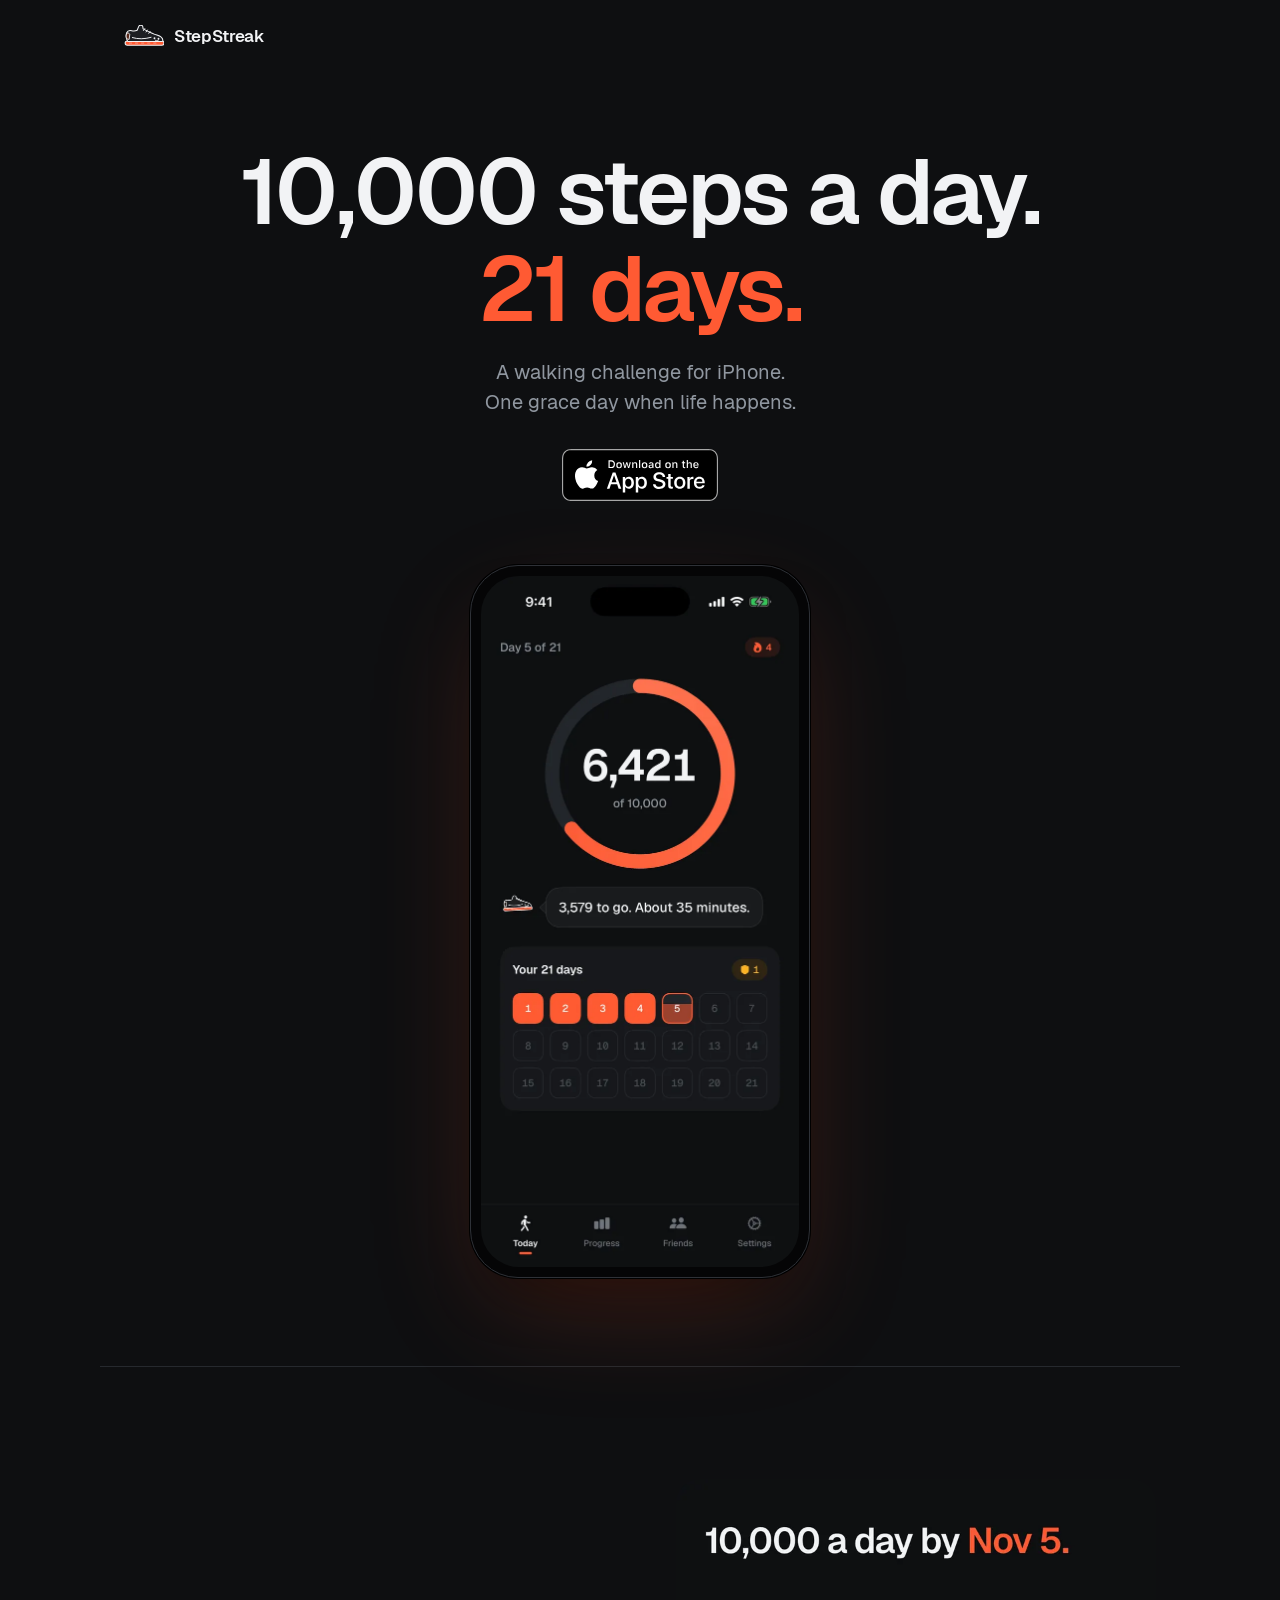
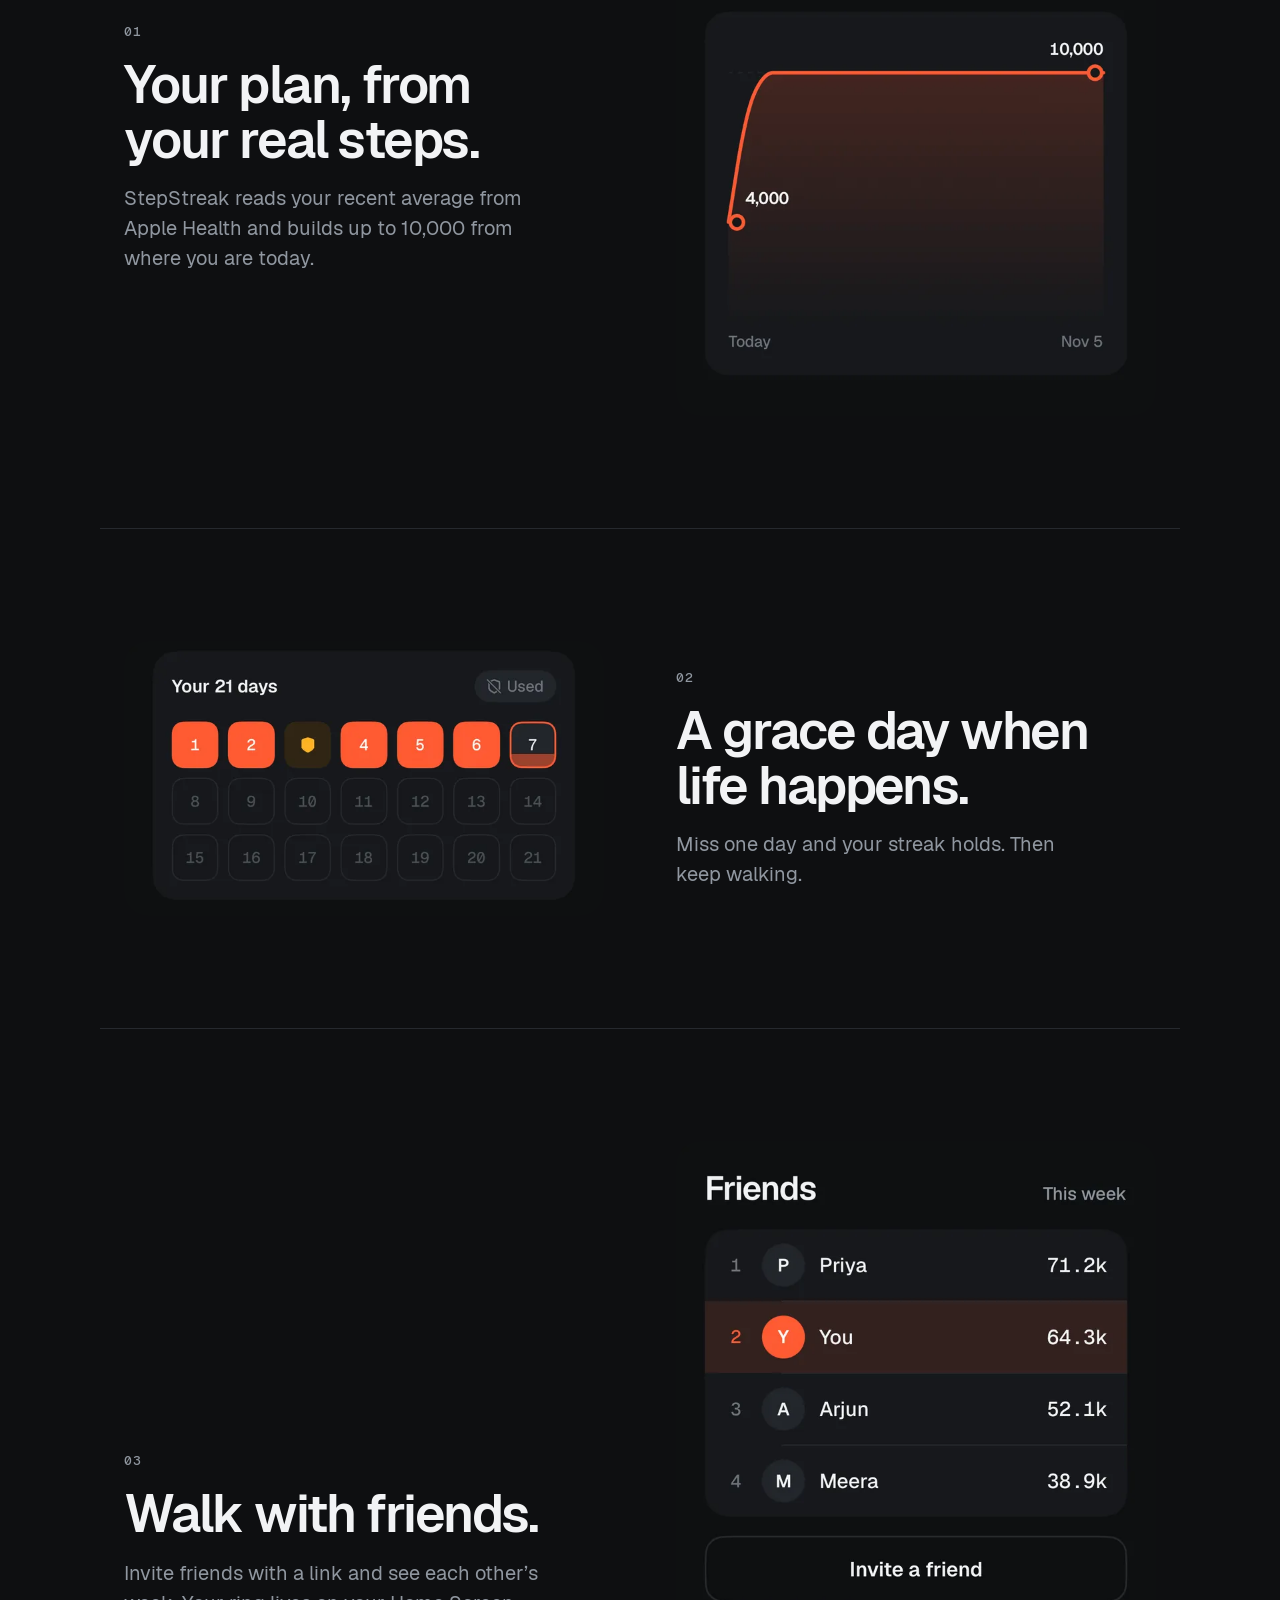
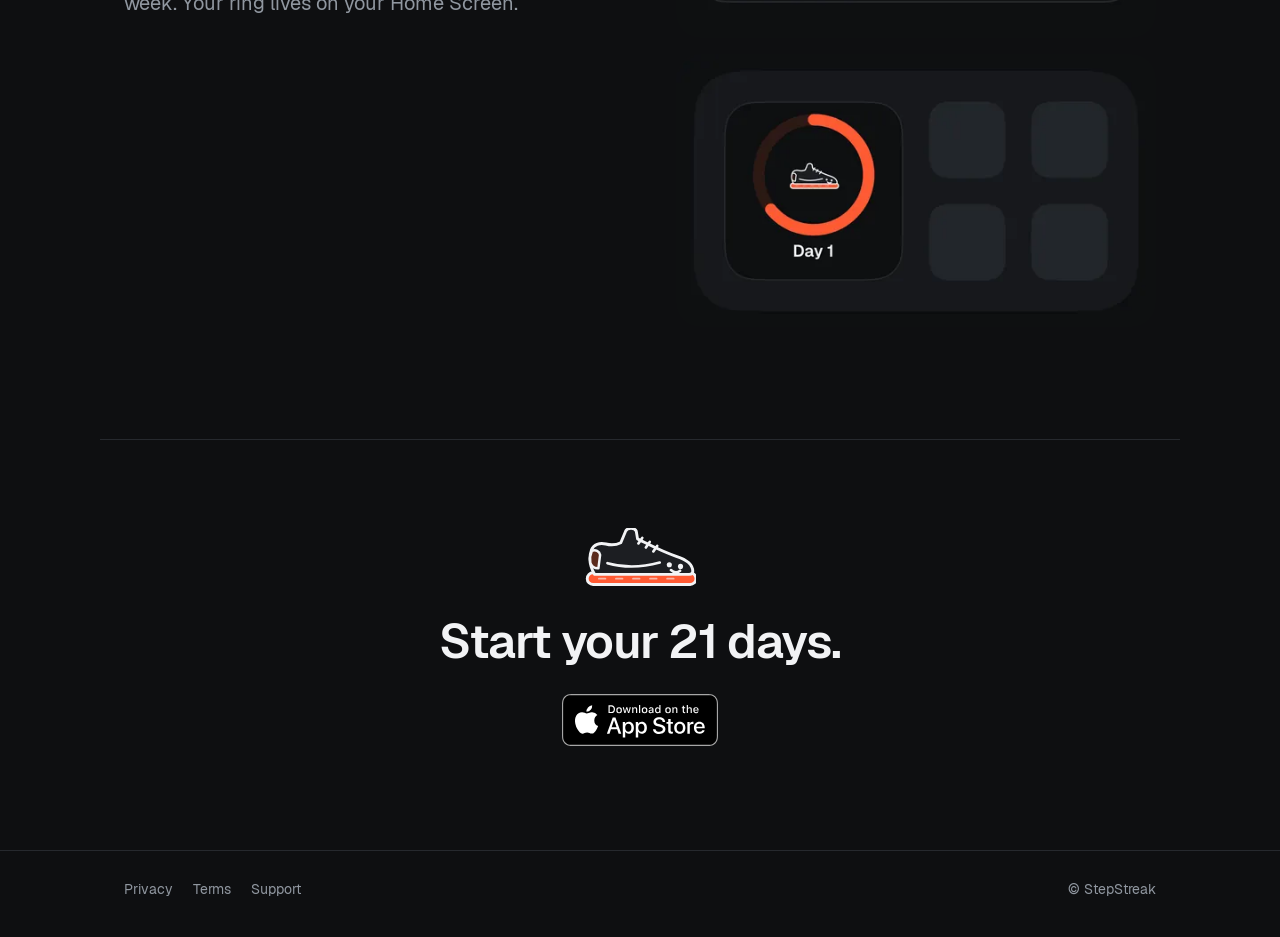
<file: index.html>
<!DOCTYPE html>
<html lang="en">
<head>
<meta charset="utf-8">
<meta name="viewport" content="width=device-width,initial-scale=1">
<title>StepStreak — 10,000 steps a day. 21 days.</title>
<meta name="description" content="StepStreak is a 21-day walking challenge for iPhone: 10,000 steps a day, a plan built from your real steps, one grace day, and friends to walk with.">
<meta name="theme-color" content="#0E0F11">
<meta name="apple-itunes-app" content="app-id=6762073260">
<link rel="canonical" href="https://stepsstreak.com/">
<meta property="og:type" content="website">
<meta property="og:url" content="https://stepsstreak.com/">
<meta property="og:title" content="StepStreak — 10,000 steps a day. 21 days.">
<meta property="og:description" content="A 21-day walking challenge for iPhone. One grace day when life happens.">
<meta property="og:image" content="https://stepsstreak.com/assets/og.jpg">
<meta property="og:image:width" content="1200">
<meta property="og:image:height" content="630">
<meta name="twitter:card" content="summary_large_image">
<link rel="icon" href="/assets/favicon-64.png" type="image/png">
<link rel="apple-touch-icon" href="/assets/icon-180.png">
<link rel="preload" href="/assets/fonts/Geist-SemiBold.woff2" as="font" type="font/woff2" crossorigin>
<link rel="preload" href="/assets/img/home.webp" as="image" type="image/webp">
<link rel="stylesheet" href="/assets/site.css">
</head>
<body>
<svg width="0" height="0" style="position:absolute" aria-hidden="true">
  <symbol id="sneaker" viewBox="10 14 105 56">
    <g stroke="#F2F3F5" stroke-linecap="round" stroke-linejoin="round">
      <rect x="13" y="56" width="102" height="11" rx="5.5" fill="#FF5A33" stroke-width="2.7"/>
      <path d="M20 57.5C15.5 50 14.5 41.5 17 34.5c2-5 7.5-7 13.5-5.5 4.5 1.2 9.5 1 14-1.2L49 17c1.6-3.4 8.4-3.6 10 0l1.2 7.2C72 30 84 36.5 96.5 40.5c9.5 3 15.5 7.8 15.5 14 0 2-1.3 3-3.3 3z" fill="#1C1E22" stroke-width="2.7"/>
      <path d="M17.3 35.5c3.4-1.6 7.3.2 7.8 3.7l-1.6 12.6c-3.5.2-6.7-1.8-7.6-5.3-.6-3.7-.2-7.5 1.4-11z" fill="#5A2A1C" stroke-width="2.3"/>
      <path d="M61 28.5l3.6-5.2M68 32.3l3.6-5.2M75 36l3.6-5.2M32 47c15 4.3 31 4.3 49-.6M91.5 53.5c2.6 2.3 6 2.6 8.6.6" fill="none" stroke-width="2.5"/>
      <circle cx="90" cy="48.5" r="2.4" fill="#F2F3F5" stroke="none"/>
      <circle cx="100.5" cy="50" r="2.4" fill="#F2F3F5" stroke="none"/>
      <path d="M24 61.5h6M40 61.5h6M56 61.5h6M72 61.5h6M88 61.5h6" fill="none" stroke-width="1.8" stroke-opacity=".6"/>
    </g>
  </symbol>
</svg>
<a class="skip" href="#main">Skip to content</a>

<header class="wrap top">
  <a class="brand" href="/" aria-label="StepStreak home">
    <svg viewBox="0 0 105 56" aria-hidden="true"><use href="#sneaker"/></svg>
    StepStreak
  </a>
</header>

<main id="main">
  <section class="wrap hero">
    <div class="hero-copy">
      <h1><span class="nowrap">10,000 steps</span> <span class="nowrap">a day.</span><br><span class="accent">21 days.</span></h1>
      <p class="lead">A walking challenge for iPhone. One grace day when life happens.</p>
      <a class="badge" href="https://apps.apple.com/app/id6762073260">
        <img src="/assets/app-store-badge.svg" width="156" height="52" alt="Download on the App Store">
      </a>
    </div>
    <div class="phone">
      <picture>
        <source srcset="/assets/img/home.webp" type="image/webp">
        <img src="/assets/img/home.jpg" width="640" height="1391" alt="StepStreak Today screen: day 5 of 21, 6,421 of 10,000 steps, and the 21-day grid.">
      </picture>
    </div>
  </section>

  <section class="wrap feature" aria-labelledby="f1">
    <div class="copy">
      <p class="n">01</p>
      <h2 id="f1">Your plan, from your real steps.</h2>
      <p class="lead">StepStreak reads your recent average from Apple Health and builds up to 10,000 from where you are today.</p>
    </div>
    <div class="shot">
      <picture>
        <source srcset="/assets/img/plan.webp" type="image/webp">
        <img src="/assets/img/plan.jpg" width="720" height="806" loading="lazy" decoding="async" alt="Plan screen: 10,000 a day by Nov 5, rising from 4,000 today.">
      </picture>
    </div>
  </section>

  <section class="wrap feature flip" aria-labelledby="f2">
    <div class="copy">
      <p class="n">02</p>
      <h2 id="f2">A grace day when life happens.</h2>
      <p class="lead">Miss one day and your streak holds. Then keep walking.</p>
    </div>
    <div class="shot">
      <picture>
        <source srcset="/assets/img/grace.webp" type="image/webp">
        <img src="/assets/img/grace.jpg" width="720" height="412" loading="lazy" decoding="async" alt="The 21-day grid with day 3 covered by the grace day.">
      </picture>
    </div>
  </section>

  <section class="wrap feature" aria-labelledby="f3">
    <div class="copy">
      <p class="n">03</p>
      <h2 id="f3">Walk with friends.</h2>
      <p class="lead">Invite friends with a link and see each other’s week. Your ring lives on your Home Screen.</p>
    </div>
    <div class="stack">
      <div class="shot">
        <picture>
          <source srcset="/assets/img/friends.webp" type="image/webp">
          <img src="/assets/img/friends.jpg" width="720" height="746" loading="lazy" decoding="async" alt="Friends tab: this week's leaderboard.">
        </picture>
      </div>
      <div class="shot">
        <picture>
          <source srcset="/assets/img/widget.webp" type="image/webp">
          <img src="/assets/img/widget.jpg" width="540" height="307" loading="lazy" decoding="async" alt="StepStreak Home Screen widget showing the day's ring.">
        </picture>
      </div>
    </div>
  </section>

  <section class="wrap cta" aria-labelledby="go">
    <svg viewBox="0 0 105 56" aria-hidden="true"><use href="#sneaker"/></svg>
    <h2 id="go">Start your 21 days.</h2>
    <a class="badge" href="https://apps.apple.com/app/id6762073260">
      <img src="/assets/app-store-badge.svg" width="156" height="52" loading="lazy" alt="Download on the App Store">
    </a>
  </section>
</main>

<footer class="foot">
  <div class="wrap">
    <nav aria-label="Legal"><a href="/privacy">Privacy</a><a href="/terms">Terms</a><a href="/support">Support</a></nav>
    <span>© StepStreak</span>
  </div>
</footer>
</body>
</html>
</file>
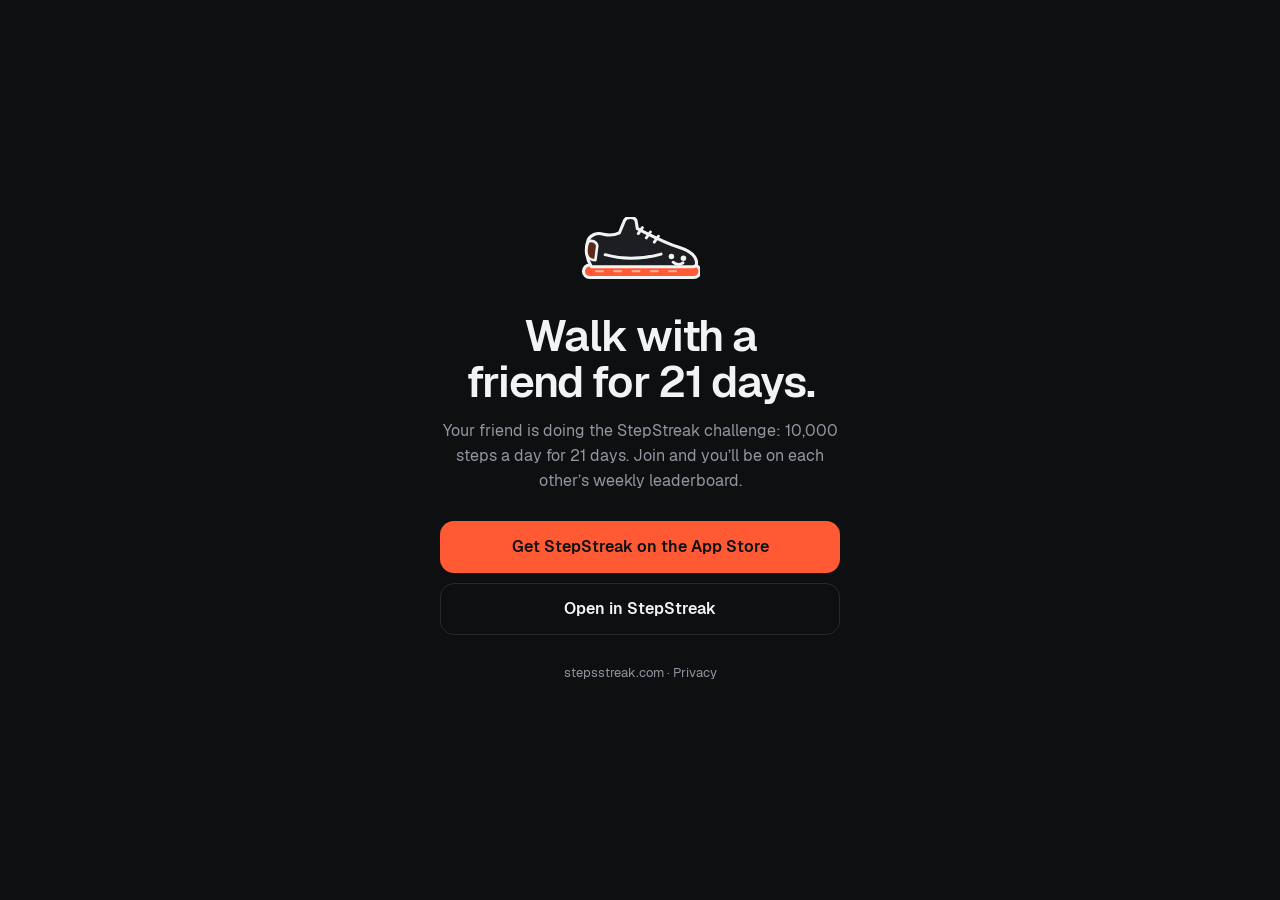
<file: i/index.html>
<!DOCTYPE html>
<html lang="en">
<head>
<meta charset="utf-8">
<meta name="viewport" content="width=device-width,initial-scale=1">
<title>You're invited to StepStreak</title>
<meta name="description" content="A friend invited you to walk 10,000 steps a day for 21 days on StepStreak.">
<meta name="theme-color" content="#0E0F11">
<meta property="og:title" content="Walk with me on StepStreak">
<meta property="og:description" content="10,000 steps a day for 21 days. Join my leaderboard.">
<meta property="og:type" content="website">
<meta property="og:image" content="https://stepsstreak.com/assets/og.jpg">
<meta property="og:image:width" content="1200">
<meta property="og:image:height" content="630">
<meta name="twitter:card" content="summary_large_image">
<meta name="apple-itunes-app" content="app-id=6762073260">
<link rel="icon" href="/assets/favicon-64.png" type="image/png">
<link rel="apple-touch-icon" href="/assets/icon-180.png">
<link rel="stylesheet" href="/assets/site.css">
<style>
  /* Fallback page for https://stepsstreak.com/i/<code> when the app isn't
     installed (or universal links are bypassed). GitHub Pages serves 404.html
     (a copy of this page) for /i/<code>; i/index.html covers /i/. */
  body{align-items:center;justify-content:center;padding:32px 20px}
  .invite{width:100%;max-width:400px;text-align:center}
  .invite svg{width:120px;margin:0 auto 32px}
  .invite h1{font-size:clamp(34px,9vw,44px);margin-bottom:14px}
  .invite p{color:var(--muted);font-size:16px;line-height:1.55}
  .code{display:inline-block;margin:28px 0 8px;padding:12px 20px;border-radius:14px;background:var(--surface);border:1px solid var(--line);
         font-family:var(--mono);font-weight:500;font-size:24px;letter-spacing:.14em;color:var(--accent)}
  .code[hidden],.hint[hidden]{display:none}
  .hint{font-size:14px!important;margin-bottom:8px}
  .actions{margin-top:28px;display:grid;gap:10px}
  .btn{width:100%;margin:0}
  .btn-ghost{background:transparent;color:var(--ink);border:1px solid var(--line)}
  .small{margin-top:28px;font-size:13px!important}
  .small a{color:var(--muted);text-decoration:none}
</style>
</head>
<body>
<svg width="0" height="0" style="position:absolute" aria-hidden="true">
  <symbol id="sneaker" viewBox="10 14 105 56">
    <g stroke="#F2F3F5" stroke-linecap="round" stroke-linejoin="round">
      <rect x="13" y="56" width="102" height="11" rx="5.5" fill="#FF5A33" stroke-width="2.7"/>
      <path d="M20 57.5C15.5 50 14.5 41.5 17 34.5c2-5 7.5-7 13.5-5.5 4.5 1.2 9.5 1 14-1.2L49 17c1.6-3.4 8.4-3.6 10 0l1.2 7.2C72 30 84 36.5 96.5 40.5c9.5 3 15.5 7.8 15.5 14 0 2-1.3 3-3.3 3z" fill="#1C1E22" stroke-width="2.7"/>
      <path d="M17.3 35.5c3.4-1.6 7.3.2 7.8 3.7l-1.6 12.6c-3.5.2-6.7-1.8-7.6-5.3-.6-3.7-.2-7.5 1.4-11z" fill="#5A2A1C" stroke-width="2.3"/>
      <path d="M61 28.5l3.6-5.2M68 32.3l3.6-5.2M75 36l3.6-5.2M32 47c15 4.3 31 4.3 49-.6M91.5 53.5c2.6 2.3 6 2.6 8.6.6" fill="none" stroke-width="2.5"/>
      <circle cx="90" cy="48.5" r="2.4" fill="#F2F3F5" stroke="none"/>
      <circle cx="100.5" cy="50" r="2.4" fill="#F2F3F5" stroke="none"/>
      <path d="M24 61.5h6M40 61.5h6M56 61.5h6M72 61.5h6M88 61.5h6" fill="none" stroke-width="1.8" stroke-opacity=".6"/>
    </g>
  </symbol>
</svg>
  <main class="invite">
    <svg viewBox="0 0 105 56" aria-hidden="true"><use href="#sneaker"/></svg>
    <h1>Walk with a friend for 21 days.</h1>
    <p>Your friend is doing the StepStreak challenge: 10,000 steps a day for 21 days. Join and you’ll be on each other’s weekly leaderboard.</p>

    <div class="code" id="code" hidden></div>
    <p class="hint" id="hint" hidden>Already installed? Tap “Open in StepStreak”. New to the app? Install it, then tap this link again, or enter the code in the Friends tab.</p>

    <div class="actions">
      <a class="btn" href="https://apps.apple.com/app/id6762073260">Get StepStreak on the App Store</a>
      <a class="btn btn-ghost" id="open" href="stepstreak://i/">Open in StepStreak</a>
    </div>

    <p class="small"><a href="/">stepsstreak.com</a> · <a href="/privacy">Privacy</a></p>
  </main>
<script>
  (function () {
    var m = location.pathname.match(/\/i\/([A-Za-z0-9]{4,16})\/?$/);
    if (!m) return;
    var code = m[1].toUpperCase();
    var el = document.getElementById('code');
    el.textContent = code; el.hidden = false;
    document.getElementById('hint').hidden = false;
    document.getElementById('open').href = 'stepstreak://i/' + code;
  })();
</script>
</body>
</html>
</file>
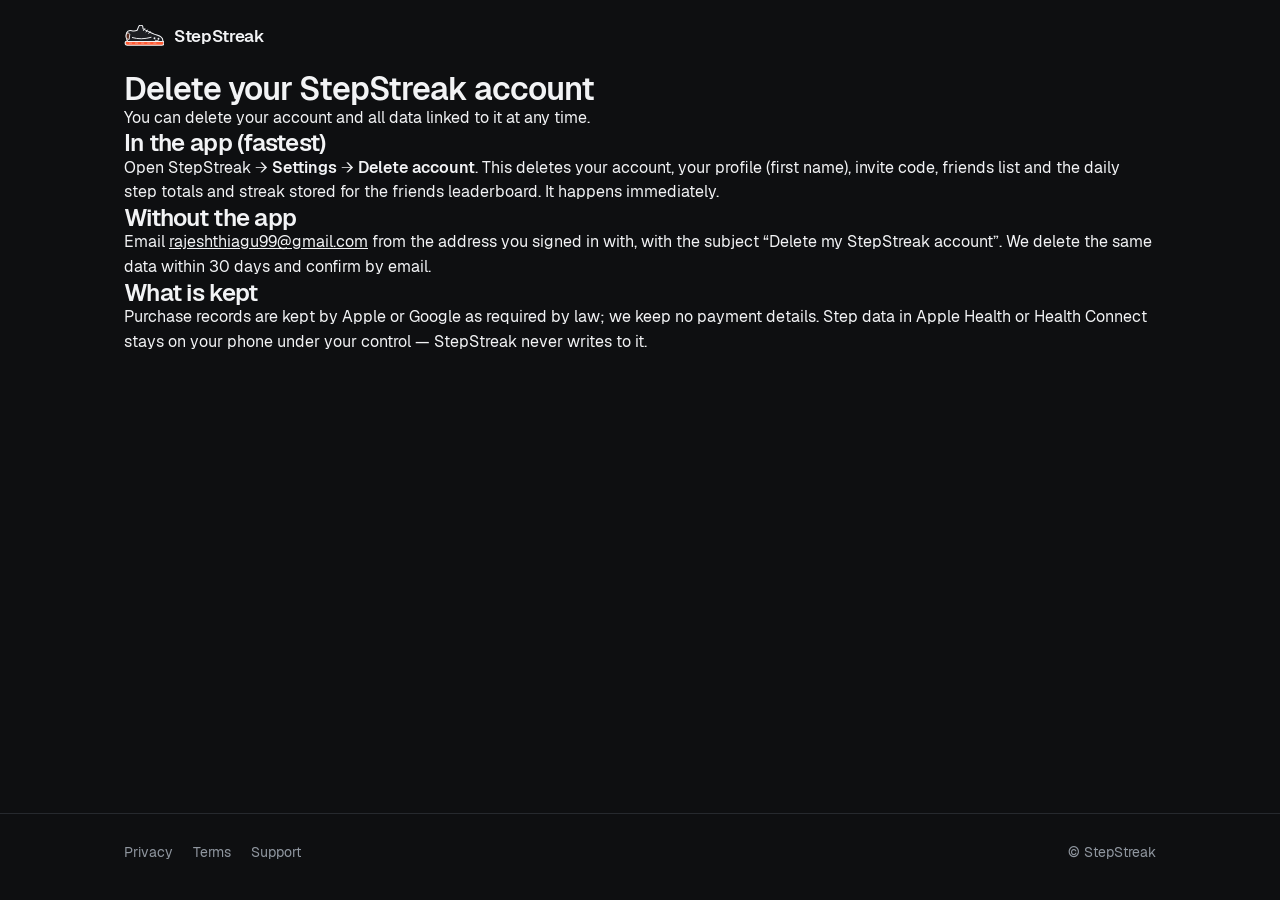
<file: delete.html>
<!DOCTYPE html>
<html lang="en">
<head>
<meta charset="utf-8">
<meta name="viewport" content="width=device-width,initial-scale=1">
<title>Delete your account — StepStreak</title>
<meta name="description" content="How to delete your StepStreak account and data.">
<meta name="theme-color" content="#0E0F11">
<meta name="apple-itunes-app" content="app-id=6762073260">
<link rel="canonical" href="https://stepsstreak.com/delete">
<meta property="og:type" content="website">
<meta property="og:title" content="Delete your account — StepStreak">
<meta property="og:description" content="How to delete your StepStreak account and data.">
<meta property="og:image" content="https://stepsstreak.com/assets/og.jpg">
<meta name="twitter:card" content="summary_large_image">
<link rel="icon" href="/assets/favicon-64.png" type="image/png">
<link rel="apple-touch-icon" href="/assets/icon-180.png">
<link rel="preload" href="/assets/fonts/Geist-SemiBold.woff2" as="font" type="font/woff2" crossorigin>
<link rel="stylesheet" href="/assets/site.css">
</head>
<body>
<svg width="0" height="0" style="position:absolute" aria-hidden="true">
  <symbol id="sneaker" viewBox="10 14 105 56">
    <g stroke="#F2F3F5" stroke-linecap="round" stroke-linejoin="round">
      <rect x="13" y="56" width="102" height="11" rx="5.5" fill="#FF5A33" stroke-width="2.7"/>
      <path d="M20 57.5C15.5 50 14.5 41.5 17 34.5c2-5 7.5-7 13.5-5.5 4.5 1.2 9.5 1 14-1.2L49 17c1.6-3.4 8.4-3.6 10 0l1.2 7.2C72 30 84 36.5 96.5 40.5c9.5 3 15.5 7.8 15.5 14 0 2-1.3 3-3.3 3z" fill="#1C1E22" stroke-width="2.7"/>
      <path d="M17.3 35.5c3.4-1.6 7.3.2 7.8 3.7l-1.6 12.6c-3.5.2-6.7-1.8-7.6-5.3-.6-3.7-.2-7.5 1.4-11z" fill="#5A2A1C" stroke-width="2.3"/>
      <path d="M61 28.5l3.6-5.2M68 32.3l3.6-5.2M75 36l3.6-5.2M32 47c15 4.3 31 4.3 49-.6M91.5 53.5c2.6 2.3 6 2.6 8.6.6" fill="none" stroke-width="2.5"/>
      <circle cx="90" cy="48.5" r="2.4" fill="#F2F3F5" stroke="none"/>
      <circle cx="100.5" cy="50" r="2.4" fill="#F2F3F5" stroke="none"/>
      <path d="M24 61.5h6M40 61.5h6M56 61.5h6M72 61.5h6M88 61.5h6" fill="none" stroke-width="1.8" stroke-opacity=".6"/>
    </g>
  </symbol>
</svg>
<a class="skip" href="#main">Skip to content</a>

<header class="wrap top">
  <a class="brand" href="/" aria-label="StepStreak home">
    <svg viewBox="0 0 105 56" aria-hidden="true"><use href="#sneaker"/></svg>
    StepStreak
  </a>
</header>
<main class="wrap legal">
<h1>Delete your StepStreak account</h1>
<p>You can delete your account and all data linked to it at any time.</p>
<h2>In the app (fastest)</h2>
<p>Open StepStreak → <strong>Settings</strong> → <strong>Delete account</strong>. This deletes your account, your profile (first name), invite code, friends list and the daily step totals and streak stored for the friends leaderboard. It happens immediately.</p>
<h2>Without the app</h2>
<p>Email <a href="mailto:rajeshthiagu99@gmail.com?subject=Delete%20my%20StepStreak%20account">rajeshthiagu99@gmail.com</a> from the address you signed in with, with the subject “Delete my StepStreak account”. We delete the same data within 30 days and confirm by email.</p>
<h2>What is kept</h2>
<p>Purchase records are kept by Apple or Google as required by law; we keep no payment details. Step data in Apple Health or Health Connect stays on your phone under your control — StepStreak never writes to it.</p>
</main>

<footer class="foot">
  <div class="wrap">
    <nav aria-label="Legal"><a href="/privacy">Privacy</a><a href="/terms">Terms</a><a href="/support">Support</a></nav>
    <span>© StepStreak</span>
  </div>
</footer>
</body>
</html>
</file>
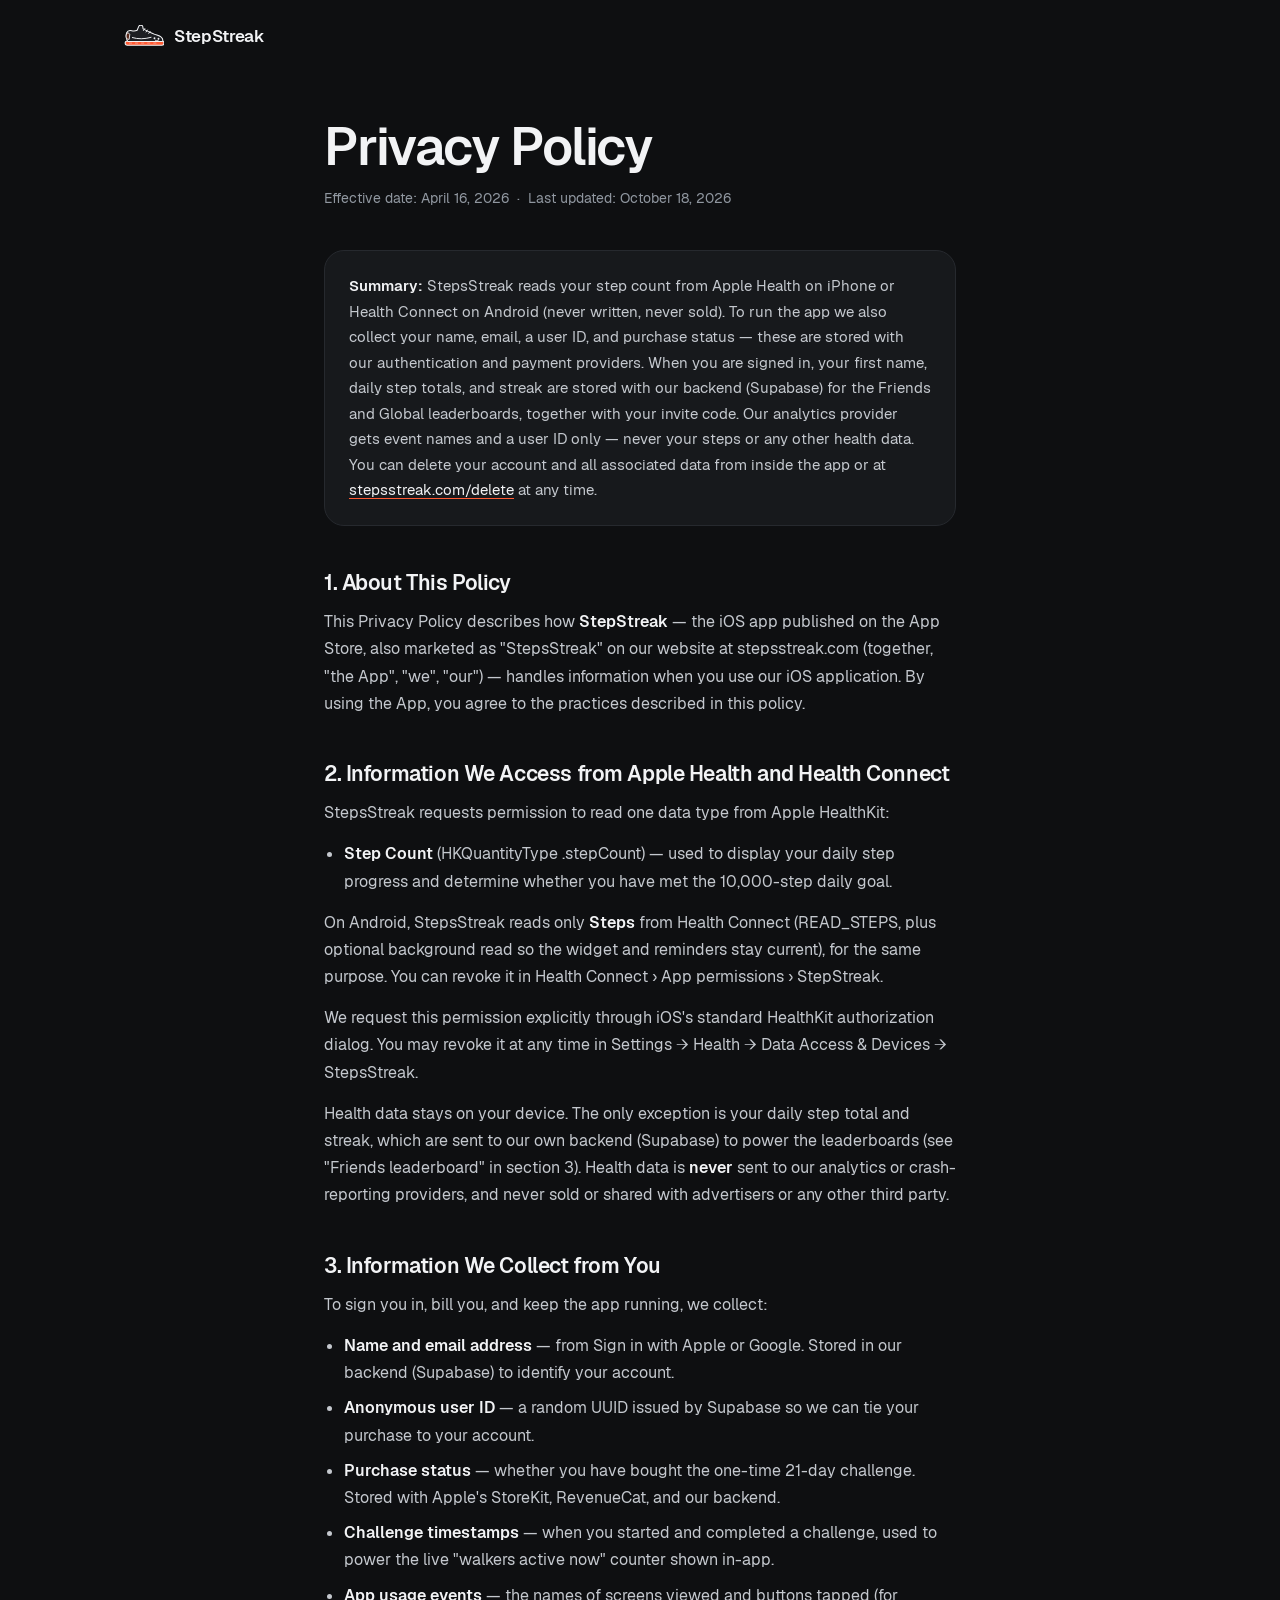
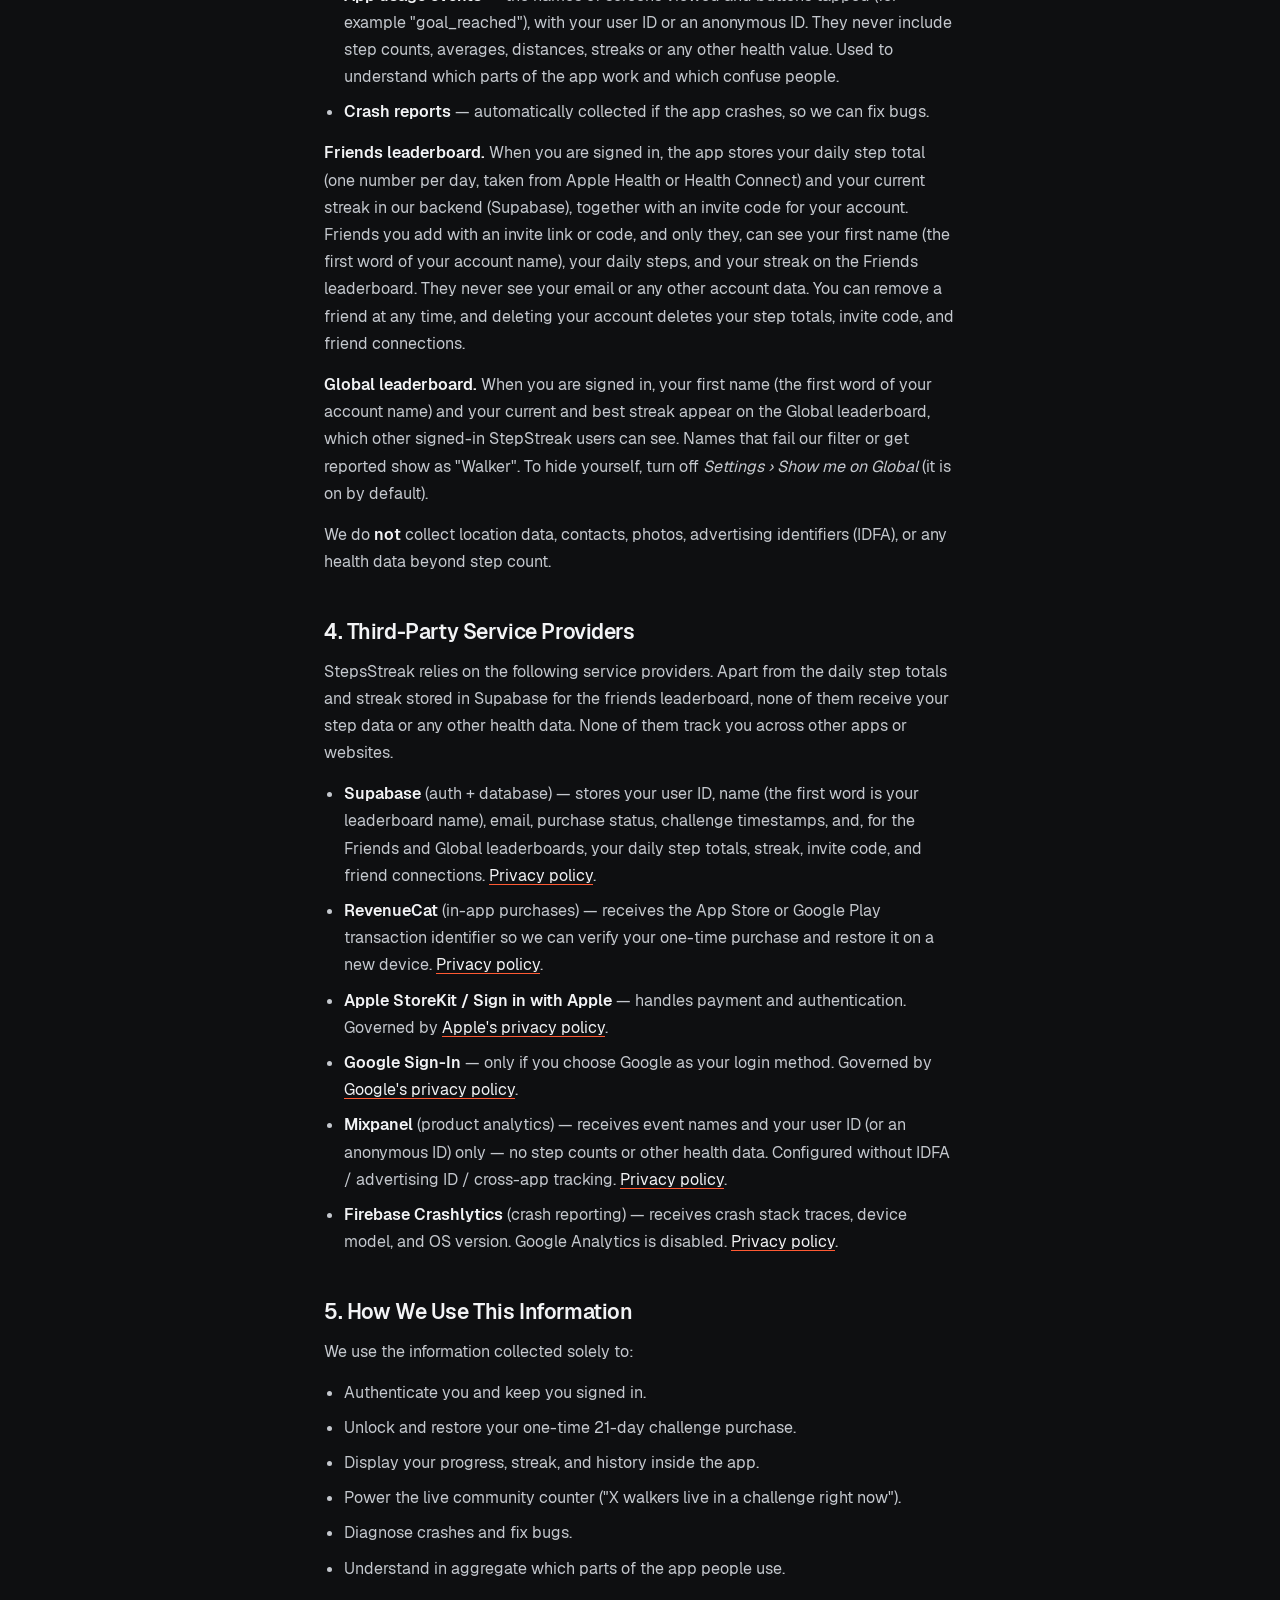
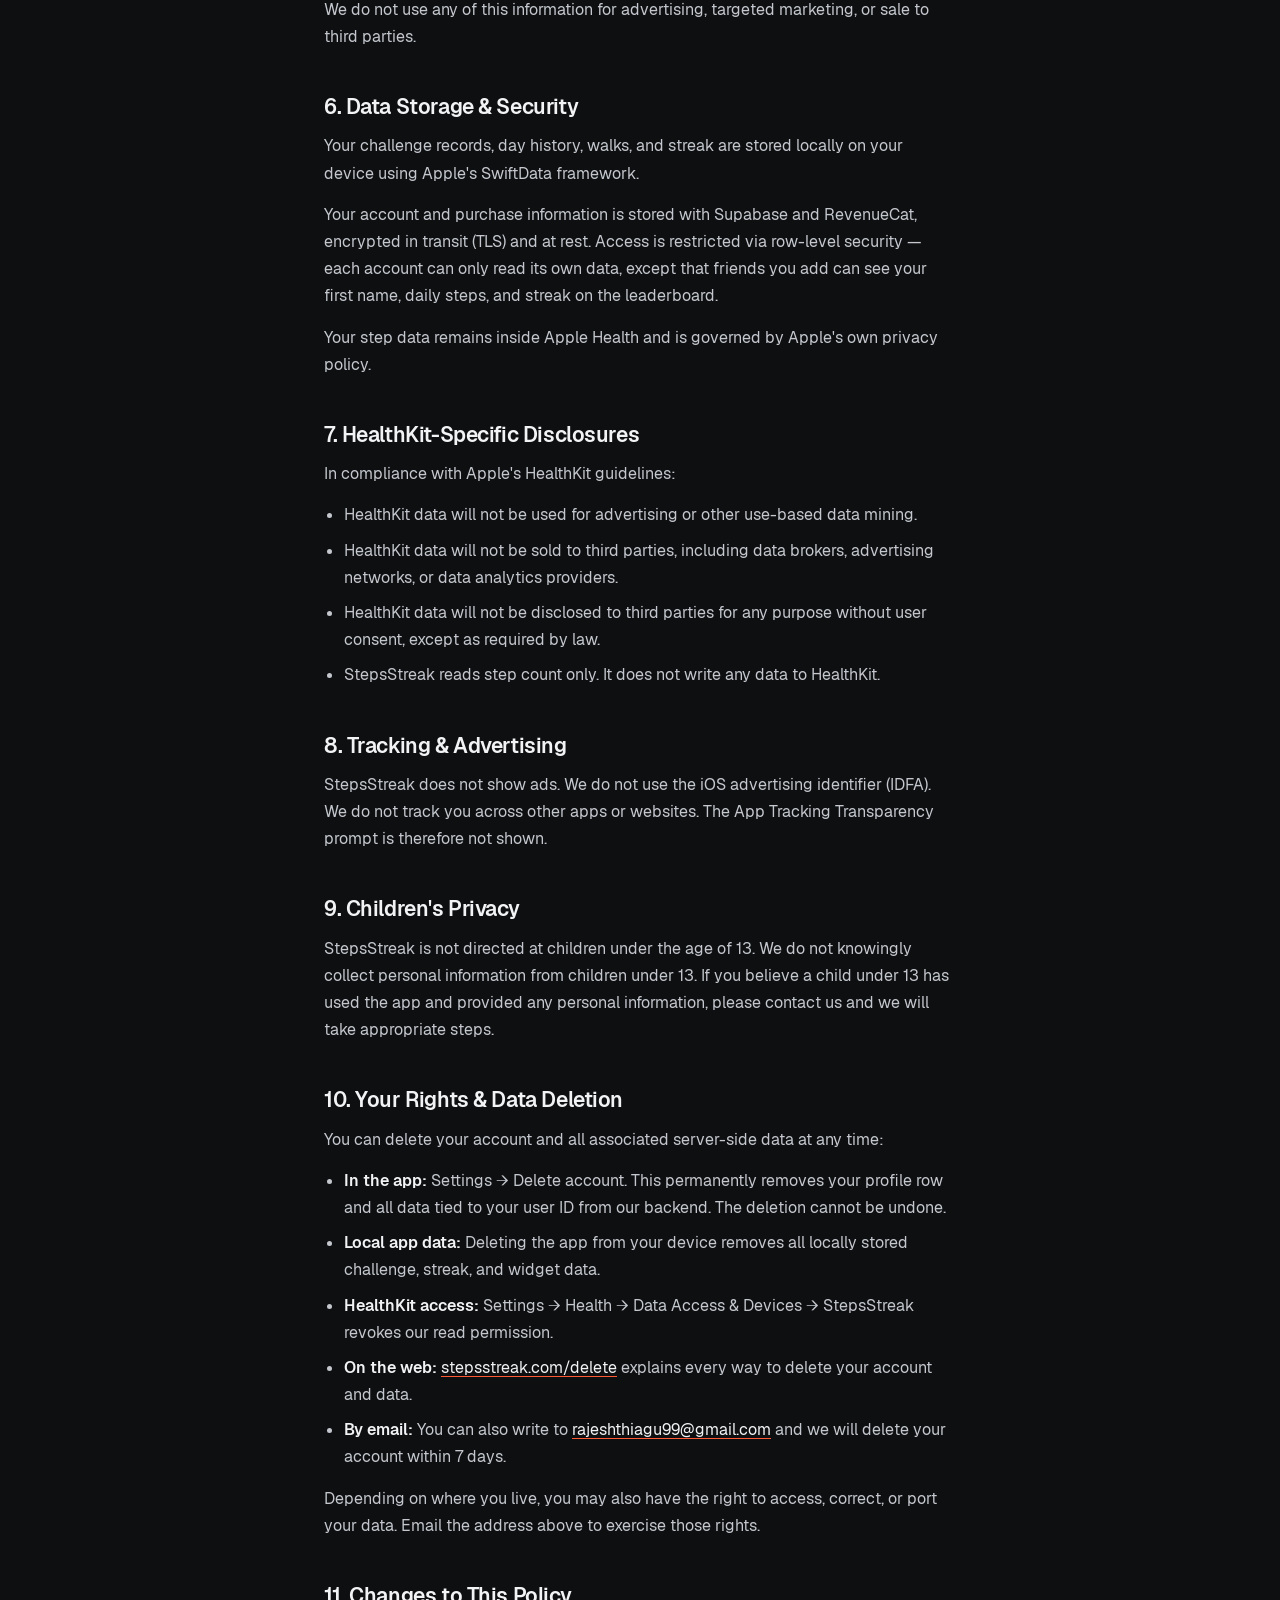
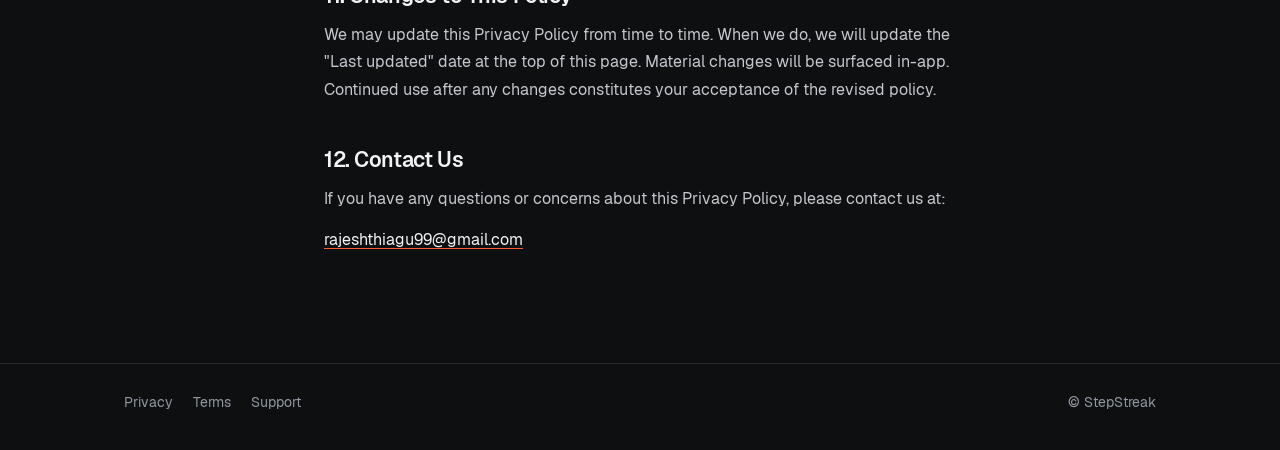
<file: privacy.html>
<!DOCTYPE html>
<html lang="en">
<head>
<meta charset="utf-8">
<meta name="viewport" content="width=device-width,initial-scale=1">
<title>Privacy Policy — StepStreak</title>
<meta name="description" content="Privacy Policy for the StepStreak iOS app.">
<meta name="theme-color" content="#0E0F11">
<meta name="apple-itunes-app" content="app-id=6762073260">
<link rel="canonical" href="https://stepsstreak.com/privacy">
<meta property="og:type" content="website">
<meta property="og:title" content="Privacy Policy — StepStreak">
<meta property="og:description" content="Privacy Policy for the StepStreak iOS app.">
<meta property="og:image" content="https://stepsstreak.com/assets/og.jpg">
<meta name="twitter:card" content="summary_large_image">
<link rel="icon" href="/assets/favicon-64.png" type="image/png">
<link rel="apple-touch-icon" href="/assets/icon-180.png">
<link rel="preload" href="/assets/fonts/Geist-SemiBold.woff2" as="font" type="font/woff2" crossorigin>
<link rel="stylesheet" href="/assets/site.css">
</head>
<body>
<svg width="0" height="0" style="position:absolute" aria-hidden="true">
  <symbol id="sneaker" viewBox="10 14 105 56">
    <g stroke="#F2F3F5" stroke-linecap="round" stroke-linejoin="round">
      <rect x="13" y="56" width="102" height="11" rx="5.5" fill="#FF5A33" stroke-width="2.7"/>
      <path d="M20 57.5C15.5 50 14.5 41.5 17 34.5c2-5 7.5-7 13.5-5.5 4.5 1.2 9.5 1 14-1.2L49 17c1.6-3.4 8.4-3.6 10 0l1.2 7.2C72 30 84 36.5 96.5 40.5c9.5 3 15.5 7.8 15.5 14 0 2-1.3 3-3.3 3z" fill="#1C1E22" stroke-width="2.7"/>
      <path d="M17.3 35.5c3.4-1.6 7.3.2 7.8 3.7l-1.6 12.6c-3.5.2-6.7-1.8-7.6-5.3-.6-3.7-.2-7.5 1.4-11z" fill="#5A2A1C" stroke-width="2.3"/>
      <path d="M61 28.5l3.6-5.2M68 32.3l3.6-5.2M75 36l3.6-5.2M32 47c15 4.3 31 4.3 49-.6M91.5 53.5c2.6 2.3 6 2.6 8.6.6" fill="none" stroke-width="2.5"/>
      <circle cx="90" cy="48.5" r="2.4" fill="#F2F3F5" stroke="none"/>
      <circle cx="100.5" cy="50" r="2.4" fill="#F2F3F5" stroke="none"/>
      <path d="M24 61.5h6M40 61.5h6M56 61.5h6M72 61.5h6M88 61.5h6" fill="none" stroke-width="1.8" stroke-opacity=".6"/>
    </g>
  </symbol>
</svg>
<a class="skip" href="#main">Skip to content</a>

<header class="wrap top">
  <a class="brand" href="/" aria-label="StepStreak home">
    <svg viewBox="0 0 105 56" aria-hidden="true"><use href="#sneaker"/></svg>
    StepStreak
  </a>
</header>
<main id="main" class="doc">
  <h1>Privacy Policy</h1>
  <p class="meta">Effective date: April 16, 2026 &nbsp;·&nbsp; Last updated: October 18, 2026</p>

  <div class="highlight-box">
    <p><strong>Summary:</strong> StepsStreak reads your step count from Apple Health on iPhone or Health Connect on Android (never written, never sold). To run the app we also collect your name, email, a user ID, and purchase status — these are stored with our authentication and payment providers. When you are signed in, your first name, daily step totals, and streak are stored with our backend (Supabase) for the Friends and Global leaderboards, together with your invite code. Our analytics provider gets event names and a user ID only — never your steps or any other health data. You can delete your account and all associated data from inside the app or at <a href="/delete">stepsstreak.com/delete</a> at any time.</p>
  </div>

  <h2>1. About This Policy</h2>
  <p>This Privacy Policy describes how <strong>StepStreak</strong> — the iOS app published on the App Store, also marketed as "StepsStreak" on our website at stepsstreak.com (together, "the App", "we", "our") — handles information when you use our iOS application. By using the App, you agree to the practices described in this policy.</p>

  <h2>2. Information We Access from Apple Health and Health Connect</h2>
  <p>StepsStreak requests permission to read one data type from Apple HealthKit:</p>
  <ul>
    <li><strong>Step Count</strong> (HKQuantityType .stepCount) — used to display your daily step progress and determine whether you have met the 10,000-step daily goal.</li>
  </ul>
  <p>On Android, StepsStreak reads only <strong>Steps</strong> from Health Connect (READ_STEPS, plus optional background read so the widget and reminders stay current), for the same purpose. You can revoke it in Health Connect › App permissions › StepStreak.</p>
  <p>We request this permission explicitly through iOS's standard HealthKit authorization dialog. You may revoke it at any time in Settings → Health → Data Access & Devices → StepsStreak.</p>
  <p>Health data stays on your device. The only exception is your daily step total and streak, which are sent to our own backend (Supabase) to power the leaderboards (see "Friends leaderboard" in section 3). Health data is <strong>never</strong> sent to our analytics or crash-reporting providers, and never sold or shared with advertisers or any other third party.</p>

  <h2>3. Information We Collect from You</h2>
  <p>To sign you in, bill you, and keep the app running, we collect:</p>
  <ul>
    <li><strong>Name and email address</strong> — from Sign in with Apple or Google. Stored in our backend (Supabase) to identify your account.</li>
    <li><strong>Anonymous user ID</strong> — a random UUID issued by Supabase so we can tie your purchase to your account.</li>
    <li><strong>Purchase status</strong> — whether you have bought the one-time 21-day challenge. Stored with Apple's StoreKit, RevenueCat, and our backend.</li>
    <li><strong>Challenge timestamps</strong> — when you started and completed a challenge, used to power the live "walkers active now" counter shown in-app.</li>
    <li><strong>App usage events</strong> — the names of screens viewed and buttons tapped (for example "goal_reached"), with your user ID or an anonymous ID. They never include step counts, averages, distances, streaks or any other health value. Used to understand which parts of the app work and which confuse people.</li>
    <li><strong>Crash reports</strong> — automatically collected if the app crashes, so we can fix bugs.</li>
  </ul>
  <p><strong>Friends leaderboard.</strong> When you are signed in, the app stores your daily step total (one number per day, taken from Apple Health or Health Connect) and your current streak in our backend (Supabase), together with an invite code for your account. Friends you add with an invite link or code, and only they, can see your first name (the first word of your account name), your daily steps, and your streak on the Friends leaderboard. They never see your email or any other account data. You can remove a friend at any time, and deleting your account deletes your step totals, invite code, and friend connections.</p>
  <p><strong>Global leaderboard.</strong> When you are signed in, your first name (the first word of your account name) and your current and best streak appear on the Global leaderboard, which other signed-in StepStreak users can see. Names that fail our filter or get reported show as "Walker". To hide yourself, turn off <em>Settings › Show me on Global</em> (it is on by default).</p>
  <p>We do <strong>not</strong> collect location data, contacts, photos, advertising identifiers (IDFA), or any health data beyond step count.</p>

  <h2>4. Third-Party Service Providers</h2>
  <p>StepsStreak relies on the following service providers. Apart from the daily step totals and streak stored in Supabase for the friends leaderboard, none of them receive your step data or any other health data. None of them track you across other apps or websites.</p>
  <ul>
    <li><strong>Supabase</strong> (auth + database) — stores your user ID, name (the first word is your leaderboard name), email, purchase status, challenge timestamps, and, for the Friends and Global leaderboards, your daily step totals, streak, invite code, and friend connections. <a href="https://supabase.com/privacy" target="_blank" rel="noopener">Privacy policy</a>.</li>
    <li><strong>RevenueCat</strong> (in-app purchases) — receives the App Store or Google Play transaction identifier so we can verify your one-time purchase and restore it on a new device. <a href="https://www.revenuecat.com/privacy" target="_blank" rel="noopener">Privacy policy</a>.</li>
    <li><strong>Apple StoreKit / Sign in with Apple</strong> — handles payment and authentication. Governed by <a href="https://www.apple.com/legal/privacy/" target="_blank" rel="noopener">Apple's privacy policy</a>.</li>
    <li><strong>Google Sign-In</strong> — only if you choose Google as your login method. Governed by <a href="https://policies.google.com/privacy" target="_blank" rel="noopener">Google's privacy policy</a>.</li>
    <li><strong>Mixpanel</strong> (product analytics) — receives event names and your user ID (or an anonymous ID) only — no step counts or other health data. Configured without IDFA / advertising ID / cross-app tracking. <a href="https://mixpanel.com/legal/privacy-policy/" target="_blank" rel="noopener">Privacy policy</a>.</li>
    <li><strong>Firebase Crashlytics</strong> (crash reporting) — receives crash stack traces, device model, and OS version. Google Analytics is disabled. <a href="https://firebase.google.com/support/privacy" target="_blank" rel="noopener">Privacy policy</a>.</li>
  </ul>

  <h2>5. How We Use This Information</h2>
  <p>We use the information collected solely to:</p>
  <ul>
    <li>Authenticate you and keep you signed in.</li>
    <li>Unlock and restore your one-time 21-day challenge purchase.</li>
    <li>Display your progress, streak, and history inside the app.</li>
    <li>Power the live community counter ("X walkers live in a challenge right now").</li>
    <li>Diagnose crashes and fix bugs.</li>
    <li>Understand in aggregate which parts of the app people use.</li>
  </ul>
  <p>We do not use any of this information for advertising, targeted marketing, or sale to third parties.</p>

  <h2>6. Data Storage & Security</h2>
  <p>Your challenge records, day history, walks, and streak are stored locally on your device using Apple's SwiftData framework.</p>
  <p>Your account and purchase information is stored with Supabase and RevenueCat, encrypted in transit (TLS) and at rest. Access is restricted via row-level security — each account can only read its own data, except that friends you add can see your first name, daily steps, and streak on the leaderboard.</p>
  <p>Your step data remains inside Apple Health and is governed by Apple's own privacy policy.</p>

  <h2>7. HealthKit-Specific Disclosures</h2>
  <p>In compliance with Apple's HealthKit guidelines:</p>
  <ul>
    <li>HealthKit data will not be used for advertising or other use-based data mining.</li>
    <li>HealthKit data will not be sold to third parties, including data brokers, advertising networks, or data analytics providers.</li>
    <li>HealthKit data will not be disclosed to third parties for any purpose without user consent, except as required by law.</li>
    <li>StepsStreak reads step count only. It does not write any data to HealthKit.</li>
  </ul>

  <h2>8. Tracking & Advertising</h2>
  <p>StepsStreak does not show ads. We do not use the iOS advertising identifier (IDFA). We do not track you across other apps or websites. The App Tracking Transparency prompt is therefore not shown.</p>

  <h2>9. Children's Privacy</h2>
  <p>StepsStreak is not directed at children under the age of 13. We do not knowingly collect personal information from children under 13. If you believe a child under 13 has used the app and provided any personal information, please contact us and we will take appropriate steps.</p>

  <h2>10. Your Rights & Data Deletion</h2>
  <p>You can delete your account and all associated server-side data at any time:</p>
  <ul>
    <li><strong>In the app:</strong> Settings → Delete account. This permanently removes your profile row and all data tied to your user ID from our backend. The deletion cannot be undone.</li>
    <li><strong>Local app data:</strong> Deleting the app from your device removes all locally stored challenge, streak, and widget data.</li>
    <li><strong>HealthKit access:</strong> Settings → Health → Data Access & Devices → StepsStreak revokes our read permission.</li>
    <li><strong>On the web:</strong> <a href="/delete">stepsstreak.com/delete</a> explains every way to delete your account and data.</li>
    <li><strong>By email:</strong> You can also write to <a href="mailto:rajeshthiagu99@gmail.com">rajeshthiagu99@gmail.com</a> and we will delete your account within 7 days.</li>
  </ul>
  <p>Depending on where you live, you may also have the right to access, correct, or port your data. Email the address above to exercise those rights.</p>

  <h2>11. Changes to This Policy</h2>
  <p>We may update this Privacy Policy from time to time. When we do, we will update the "Last updated" date at the top of this page. Material changes will be surfaced in-app. Continued use after any changes constitutes your acceptance of the revised policy.</p>

  <h2>12. Contact Us</h2>
  <p>If you have any questions or concerns about this Privacy Policy, please contact us at:</p>
  <p><a href="mailto:rajeshthiagu99@gmail.com">rajeshthiagu99@gmail.com</a></p>
</main>

<footer class="foot">
  <div class="wrap">
    <nav aria-label="Legal"><a href="/privacy">Privacy</a><a href="/terms">Terms</a><a href="/support">Support</a></nav>
    <span>© StepStreak</span>
  </div>
</footer>
</body>
</html>
</file>
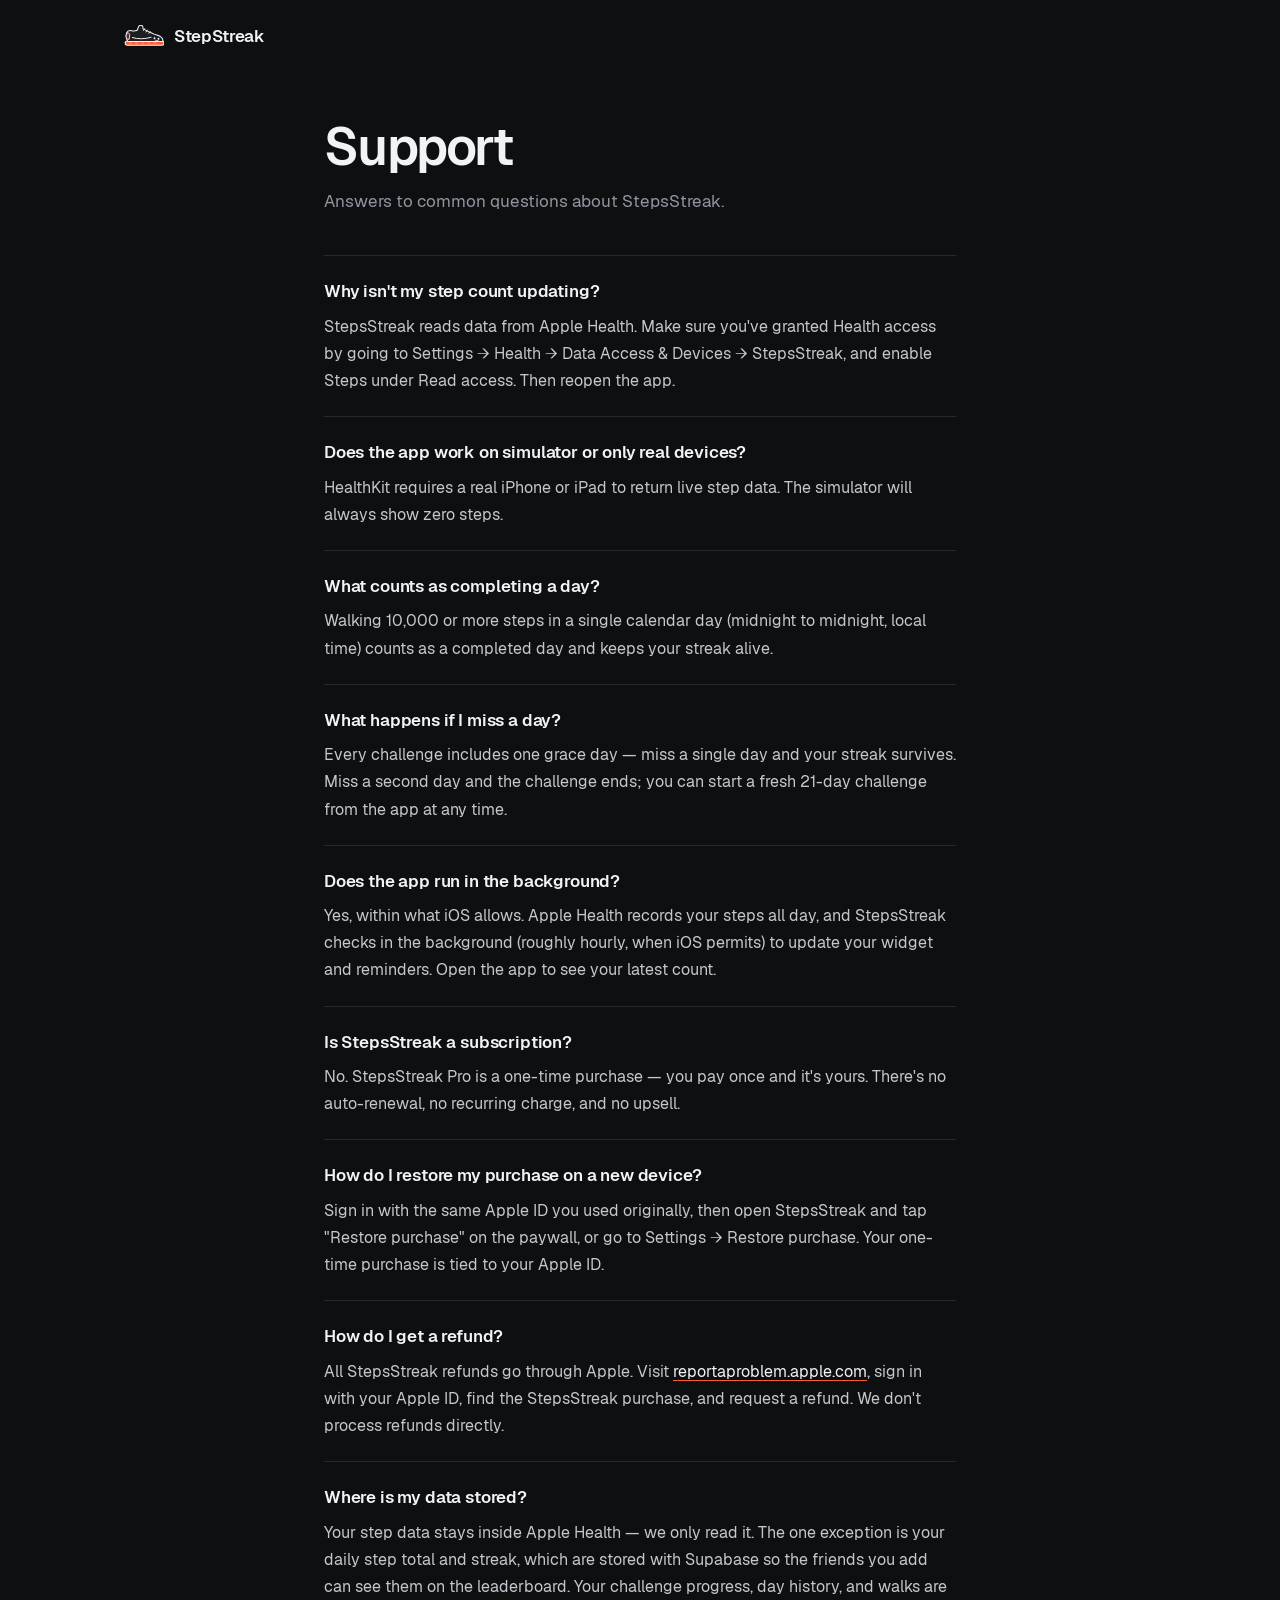
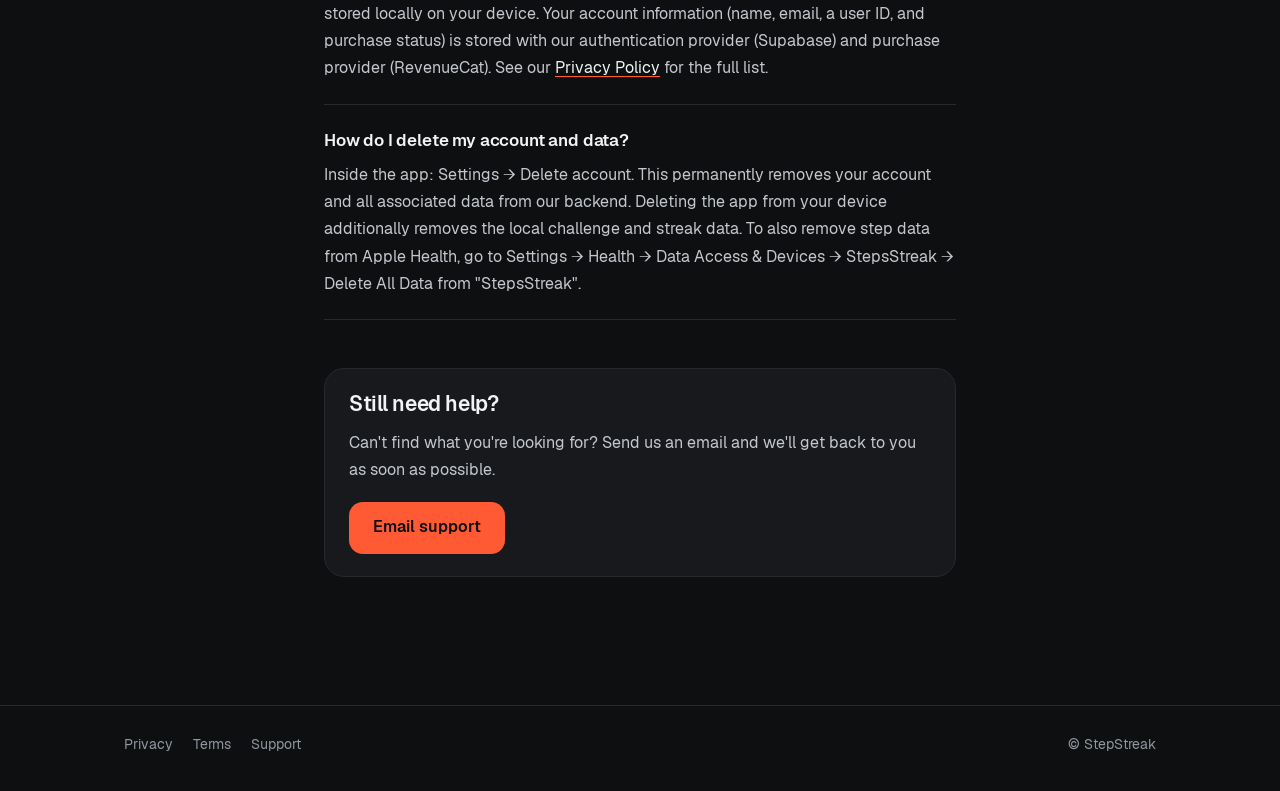
<file: support.html>
<!DOCTYPE html>
<html lang="en">
<head>
<meta charset="utf-8">
<meta name="viewport" content="width=device-width,initial-scale=1">
<title>Support — StepStreak</title>
<meta name="description" content="Help and answers to common questions about StepStreak.">
<meta name="theme-color" content="#0E0F11">
<meta name="apple-itunes-app" content="app-id=6762073260">
<link rel="canonical" href="https://stepsstreak.com/support">
<meta property="og:type" content="website">
<meta property="og:title" content="Support — StepStreak">
<meta property="og:description" content="Help and answers to common questions about StepStreak.">
<meta property="og:image" content="https://stepsstreak.com/assets/og.jpg">
<meta name="twitter:card" content="summary_large_image">
<link rel="icon" href="/assets/favicon-64.png" type="image/png">
<link rel="apple-touch-icon" href="/assets/icon-180.png">
<link rel="preload" href="/assets/fonts/Geist-SemiBold.woff2" as="font" type="font/woff2" crossorigin>
<link rel="stylesheet" href="/assets/site.css">
</head>
<body>
<svg width="0" height="0" style="position:absolute" aria-hidden="true">
  <symbol id="sneaker" viewBox="10 14 105 56">
    <g stroke="#F2F3F5" stroke-linecap="round" stroke-linejoin="round">
      <rect x="13" y="56" width="102" height="11" rx="5.5" fill="#FF5A33" stroke-width="2.7"/>
      <path d="M20 57.5C15.5 50 14.5 41.5 17 34.5c2-5 7.5-7 13.5-5.5 4.5 1.2 9.5 1 14-1.2L49 17c1.6-3.4 8.4-3.6 10 0l1.2 7.2C72 30 84 36.5 96.5 40.5c9.5 3 15.5 7.8 15.5 14 0 2-1.3 3-3.3 3z" fill="#1C1E22" stroke-width="2.7"/>
      <path d="M17.3 35.5c3.4-1.6 7.3.2 7.8 3.7l-1.6 12.6c-3.5.2-6.7-1.8-7.6-5.3-.6-3.7-.2-7.5 1.4-11z" fill="#5A2A1C" stroke-width="2.3"/>
      <path d="M61 28.5l3.6-5.2M68 32.3l3.6-5.2M75 36l3.6-5.2M32 47c15 4.3 31 4.3 49-.6M91.5 53.5c2.6 2.3 6 2.6 8.6.6" fill="none" stroke-width="2.5"/>
      <circle cx="90" cy="48.5" r="2.4" fill="#F2F3F5" stroke="none"/>
      <circle cx="100.5" cy="50" r="2.4" fill="#F2F3F5" stroke="none"/>
      <path d="M24 61.5h6M40 61.5h6M56 61.5h6M72 61.5h6M88 61.5h6" fill="none" stroke-width="1.8" stroke-opacity=".6"/>
    </g>
  </symbol>
</svg>
<a class="skip" href="#main">Skip to content</a>

<header class="wrap top">
  <a class="brand" href="/" aria-label="StepStreak home">
    <svg viewBox="0 0 105 56" aria-hidden="true"><use href="#sneaker"/></svg>
    StepStreak
  </a>
</header>
<main id="main" class="doc">
  <h1>Support</h1>
  <p class="subtitle">Answers to common questions about StepsStreak.</p>

  <div class="faq">
    <div class="faq-item">
      <div class="faq-q">Why isn't my step count updating?</div>
      <div class="faq-a">StepsStreak reads data from Apple Health. Make sure you've granted Health access by going to Settings → Health → Data Access & Devices → StepsStreak, and enable Steps under Read access. Then reopen the app.</div>
    </div>
    <div class="faq-item">
      <div class="faq-q">Does the app work on simulator or only real devices?</div>
      <div class="faq-a">HealthKit requires a real iPhone or iPad to return live step data. The simulator will always show zero steps.</div>
    </div>
    <div class="faq-item">
      <div class="faq-q">What counts as completing a day?</div>
      <div class="faq-a">Walking 10,000 or more steps in a single calendar day (midnight to midnight, local time) counts as a completed day and keeps your streak alive.</div>
    </div>
    <div class="faq-item">
      <div class="faq-q">What happens if I miss a day?</div>
      <div class="faq-a">Every challenge includes one grace day — miss a single day and your streak survives. Miss a second day and the challenge ends; you can start a fresh 21-day challenge from the app at any time.</div>
    </div>
    <div class="faq-item">
      <div class="faq-q">Does the app run in the background?</div>
      <div class="faq-a">Yes, within what iOS allows. Apple Health records your steps all day, and StepsStreak checks in the background (roughly hourly, when iOS permits) to update your widget and reminders. Open the app to see your latest count.</div>
    </div>
    <div class="faq-item">
      <div class="faq-q">Is StepsStreak a subscription?</div>
      <div class="faq-a">No. StepsStreak Pro is a one-time purchase — you pay once and it's yours. There's no auto-renewal, no recurring charge, and no upsell.</div>
    </div>
    <div class="faq-item">
      <div class="faq-q">How do I restore my purchase on a new device?</div>
      <div class="faq-a">Sign in with the same Apple ID you used originally, then open StepsStreak and tap "Restore purchase" on the paywall, or go to Settings → Restore purchase. Your one-time purchase is tied to your Apple ID.</div>
    </div>
    <div class="faq-item">
      <div class="faq-q">How do I get a refund?</div>
      <div class="faq-a">All StepsStreak refunds go through Apple. Visit <a href="https://reportaproblem.apple.com" target="_blank" rel="noopener">reportaproblem.apple.com</a>, sign in with your Apple ID, find the StepsStreak purchase, and request a refund. We don't process refunds directly.</div>
    </div>
    <div class="faq-item">
      <div class="faq-q">Where is my data stored?</div>
      <div class="faq-a">Your step data stays inside Apple Health — we only read it. The one exception is your daily step total and streak, which are stored with Supabase so the friends you add can see them on the leaderboard. Your challenge progress, day history, and walks are stored locally on your device. Your account information (name, email, a user ID, and purchase status) is stored with our authentication provider (Supabase) and purchase provider (RevenueCat). See our <a href="/privacy">Privacy Policy</a> for the full list.</div>
    </div>
    <div class="faq-item">
      <div class="faq-q">How do I delete my account and data?</div>
      <div class="faq-a">Inside the app: Settings → Delete account. This permanently removes your account and all associated data from our backend. Deleting the app from your device additionally removes the local challenge and streak data. To also remove step data from Apple Health, go to Settings → Health → Data Access & Devices → StepsStreak → Delete All Data from "StepsStreak".</div>
    </div>
  </div>

  <div class="contact-card">
    <h2>Still need help?</h2>
    <p>Can't find what you're looking for? Send us an email and we'll get back to you as soon as possible.</p>
    <a href="mailto:rajeshthiagu99@gmail.com" class="btn-primary">Email support</a>
  </div>
</main>

<footer class="foot">
  <div class="wrap">
    <nav aria-label="Legal"><a href="/privacy">Privacy</a><a href="/terms">Terms</a><a href="/support">Support</a></nav>
    <span>© StepStreak</span>
  </div>
</footer>
</body>
</html>
</file>
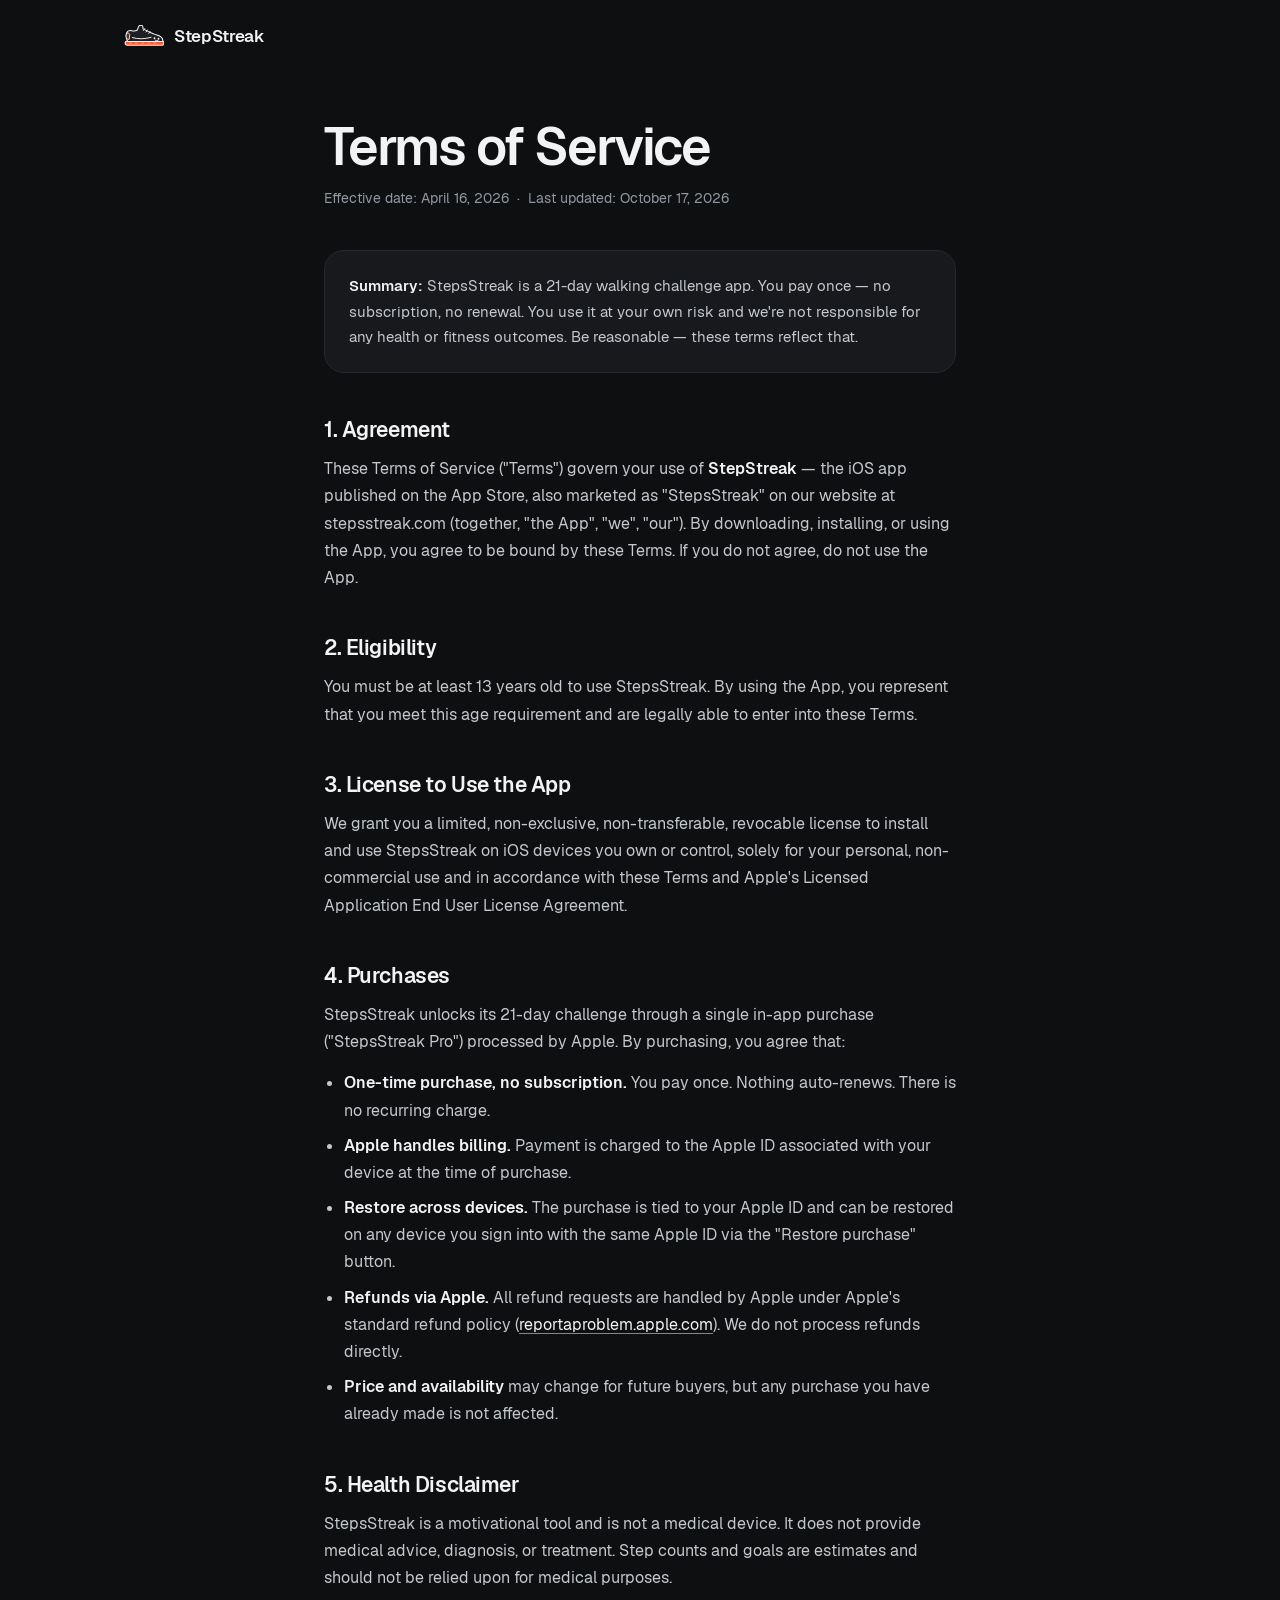
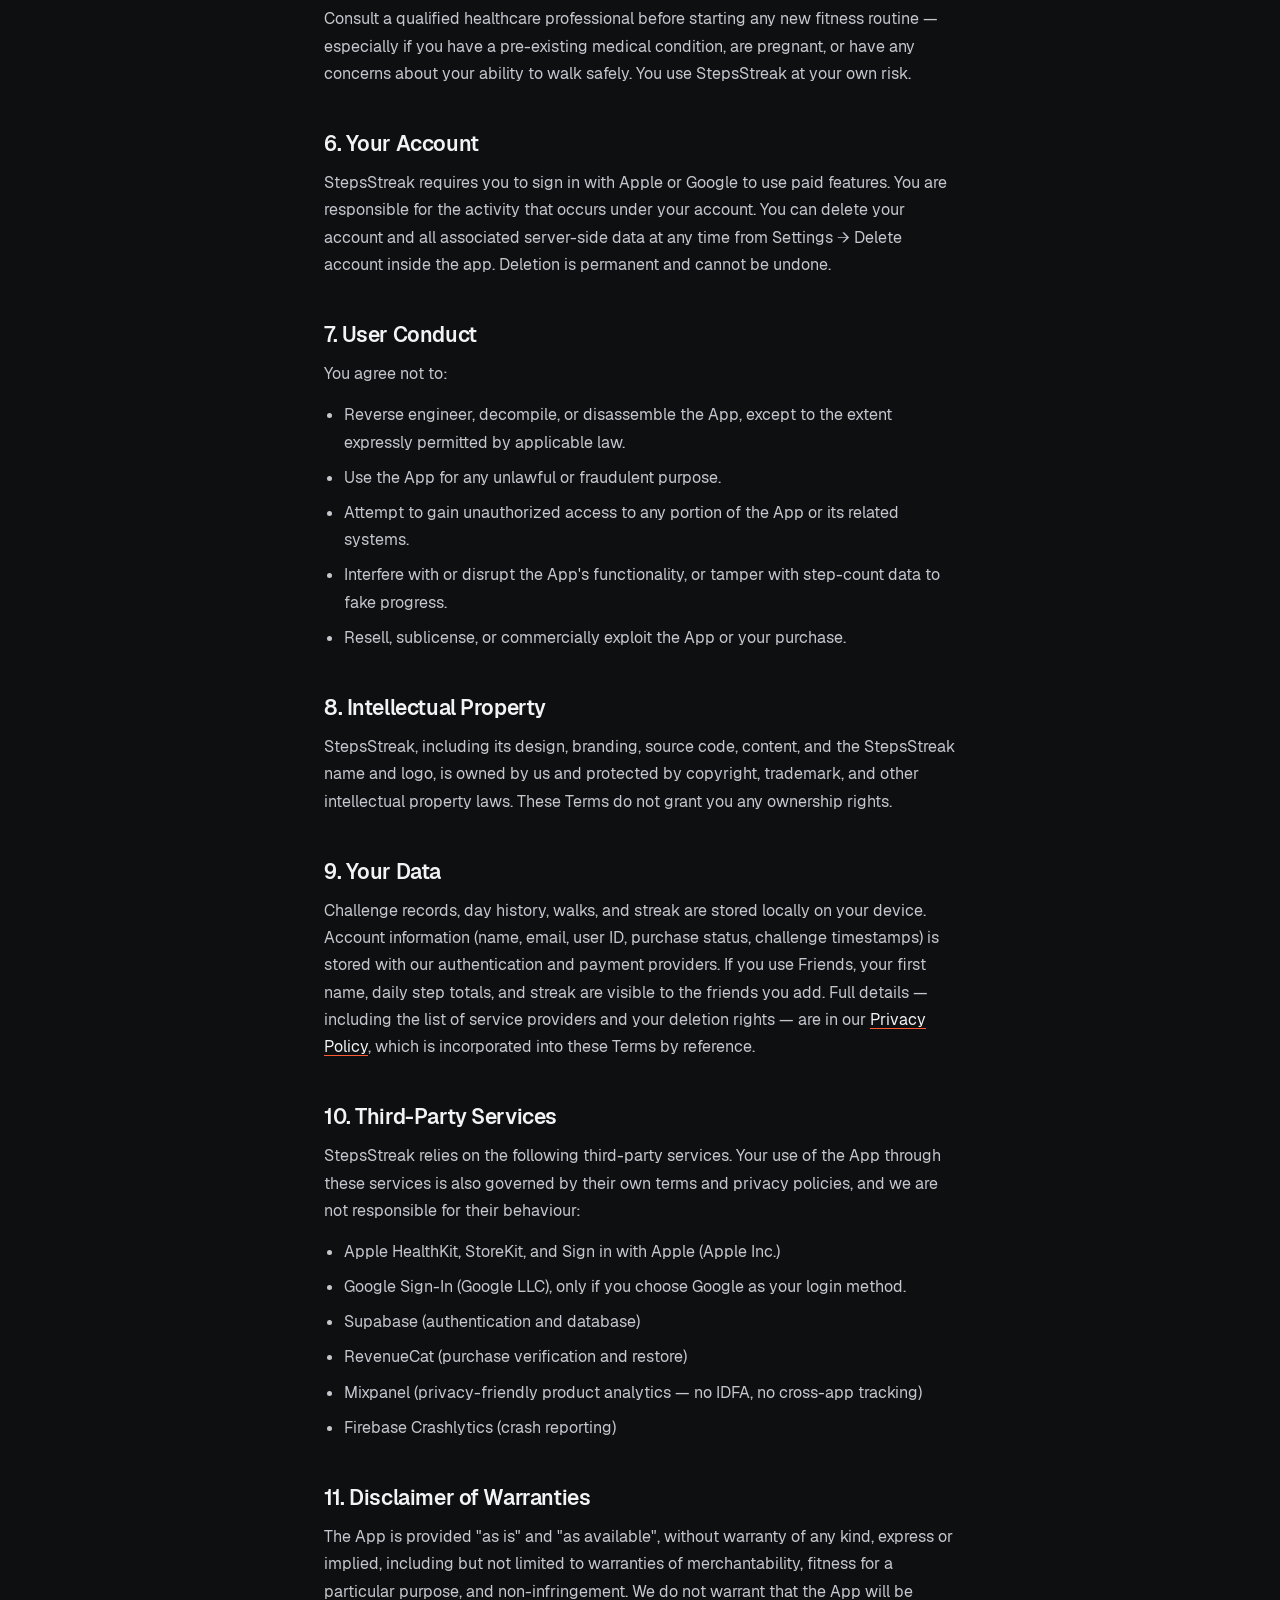
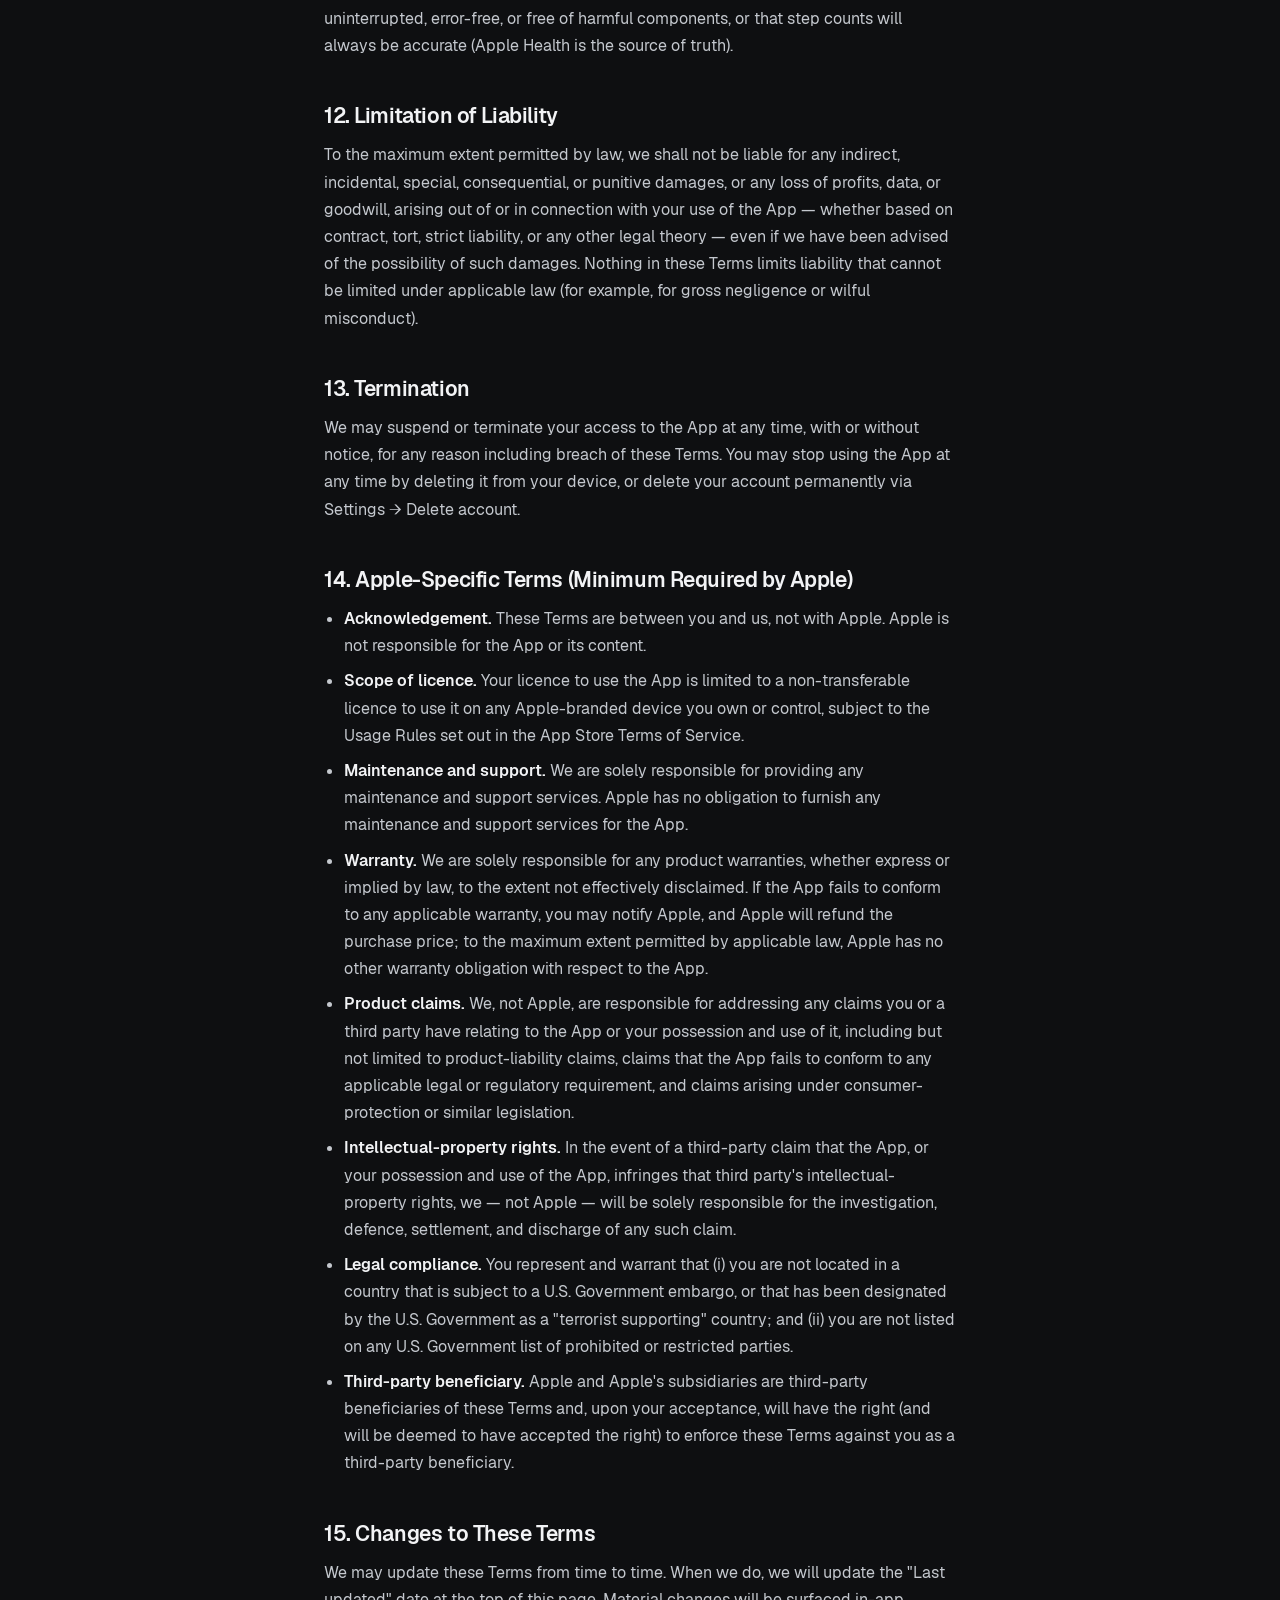
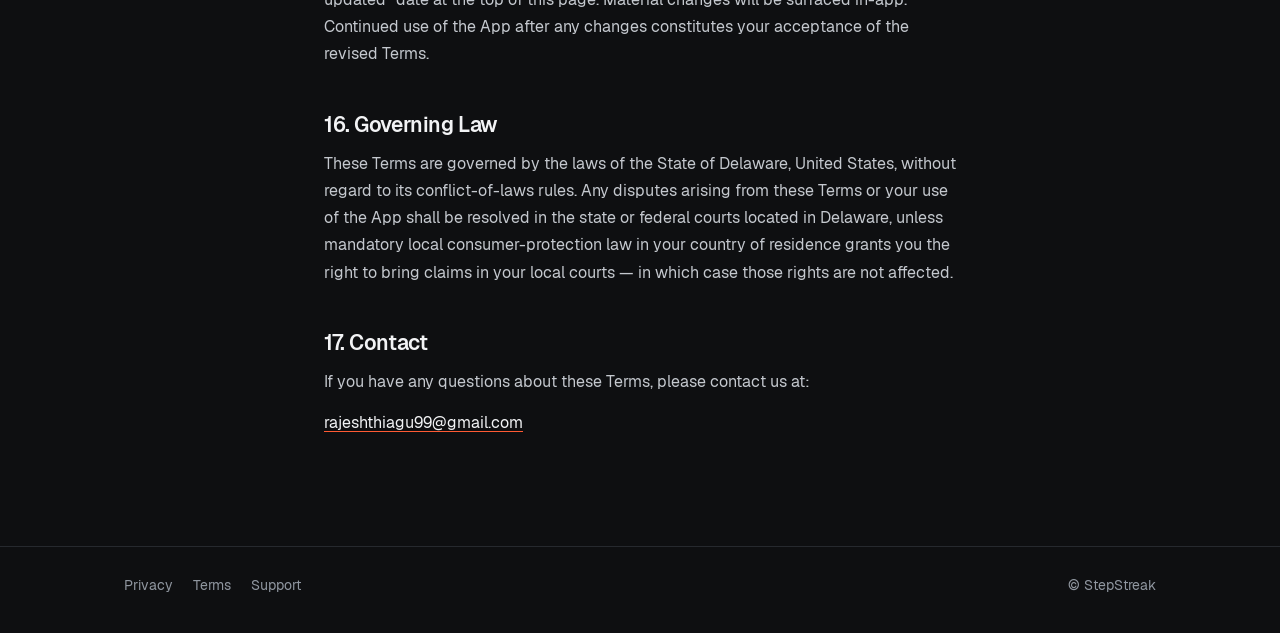
<file: terms.html>
<!DOCTYPE html>
<html lang="en">
<head>
<meta charset="utf-8">
<meta name="viewport" content="width=device-width,initial-scale=1">
<title>Terms of Service — StepStreak</title>
<meta name="description" content="Terms of Service for the StepStreak iOS app.">
<meta name="theme-color" content="#0E0F11">
<meta name="apple-itunes-app" content="app-id=6762073260">
<link rel="canonical" href="https://stepsstreak.com/terms">
<meta property="og:type" content="website">
<meta property="og:title" content="Terms of Service — StepStreak">
<meta property="og:description" content="Terms of Service for the StepStreak iOS app.">
<meta property="og:image" content="https://stepsstreak.com/assets/og.jpg">
<meta name="twitter:card" content="summary_large_image">
<link rel="icon" href="/assets/favicon-64.png" type="image/png">
<link rel="apple-touch-icon" href="/assets/icon-180.png">
<link rel="preload" href="/assets/fonts/Geist-SemiBold.woff2" as="font" type="font/woff2" crossorigin>
<link rel="stylesheet" href="/assets/site.css">
</head>
<body>
<svg width="0" height="0" style="position:absolute" aria-hidden="true">
  <symbol id="sneaker" viewBox="10 14 105 56">
    <g stroke="#F2F3F5" stroke-linecap="round" stroke-linejoin="round">
      <rect x="13" y="56" width="102" height="11" rx="5.5" fill="#FF5A33" stroke-width="2.7"/>
      <path d="M20 57.5C15.5 50 14.5 41.5 17 34.5c2-5 7.5-7 13.5-5.5 4.5 1.2 9.5 1 14-1.2L49 17c1.6-3.4 8.4-3.6 10 0l1.2 7.2C72 30 84 36.5 96.5 40.5c9.5 3 15.5 7.8 15.5 14 0 2-1.3 3-3.3 3z" fill="#1C1E22" stroke-width="2.7"/>
      <path d="M17.3 35.5c3.4-1.6 7.3.2 7.8 3.7l-1.6 12.6c-3.5.2-6.7-1.8-7.6-5.3-.6-3.7-.2-7.5 1.4-11z" fill="#5A2A1C" stroke-width="2.3"/>
      <path d="M61 28.5l3.6-5.2M68 32.3l3.6-5.2M75 36l3.6-5.2M32 47c15 4.3 31 4.3 49-.6M91.5 53.5c2.6 2.3 6 2.6 8.6.6" fill="none" stroke-width="2.5"/>
      <circle cx="90" cy="48.5" r="2.4" fill="#F2F3F5" stroke="none"/>
      <circle cx="100.5" cy="50" r="2.4" fill="#F2F3F5" stroke="none"/>
      <path d="M24 61.5h6M40 61.5h6M56 61.5h6M72 61.5h6M88 61.5h6" fill="none" stroke-width="1.8" stroke-opacity=".6"/>
    </g>
  </symbol>
</svg>
<a class="skip" href="#main">Skip to content</a>

<header class="wrap top">
  <a class="brand" href="/" aria-label="StepStreak home">
    <svg viewBox="0 0 105 56" aria-hidden="true"><use href="#sneaker"/></svg>
    StepStreak
  </a>
</header>
<main id="main" class="doc">
  <h1>Terms of Service</h1>
  <p class="meta">Effective date: April 16, 2026 &nbsp;·&nbsp; Last updated: October 17, 2026</p>

  <div class="highlight-box">
    <p><strong>Summary:</strong> StepsStreak is a 21-day walking challenge app. You pay once — no subscription, no renewal. You use it at your own risk and we're not responsible for any health or fitness outcomes. Be reasonable — these terms reflect that.</p>
  </div>

  <h2>1. Agreement</h2>
  <p>These Terms of Service ("Terms") govern your use of <strong>StepStreak</strong> — the iOS app published on the App Store, also marketed as "StepsStreak" on our website at stepsstreak.com (together, "the App", "we", "our"). By downloading, installing, or using the App, you agree to be bound by these Terms. If you do not agree, do not use the App.</p>

  <h2>2. Eligibility</h2>
  <p>You must be at least 13 years old to use StepsStreak. By using the App, you represent that you meet this age requirement and are legally able to enter into these Terms.</p>

  <h2>3. License to Use the App</h2>
  <p>We grant you a limited, non-exclusive, non-transferable, revocable license to install and use StepsStreak on iOS devices you own or control, solely for your personal, non-commercial use and in accordance with these Terms and Apple's Licensed Application End User License Agreement.</p>

  <h2>4. Purchases</h2>
  <p>StepsStreak unlocks its 21-day challenge through a single in-app purchase ("StepsStreak Pro") processed by Apple. By purchasing, you agree that:</p>
  <ul>
    <li><strong>One-time purchase, no subscription.</strong> You pay once. Nothing auto-renews. There is no recurring charge.</li>
    <li><strong>Apple handles billing.</strong> Payment is charged to the Apple ID associated with your device at the time of purchase.</li>
    <li><strong>Restore across devices.</strong> The purchase is tied to your Apple ID and can be restored on any device you sign into with the same Apple ID via the "Restore purchase" button.</li>
    <li><strong>Refunds via Apple.</strong> All refund requests are handled by Apple under Apple's standard refund policy (<a href="https://reportaproblem.apple.com" target="_blank" rel="noopener">reportaproblem.apple.com</a>). We do not process refunds directly.</li>
    <li><strong>Price and availability</strong> may change for future buyers, but any purchase you have already made is not affected.</li>
  </ul>

  <h2>5. Health Disclaimer</h2>
  <p>StepsStreak is a motivational tool and is not a medical device. It does not provide medical advice, diagnosis, or treatment. Step counts and goals are estimates and should not be relied upon for medical purposes.</p>
  <p>Consult a qualified healthcare professional before starting any new fitness routine — especially if you have a pre-existing medical condition, are pregnant, or have any concerns about your ability to walk safely. You use StepsStreak at your own risk.</p>

  <h2>6. Your Account</h2>
  <p>StepsStreak requires you to sign in with Apple or Google to use paid features. You are responsible for the activity that occurs under your account. You can delete your account and all associated server-side data at any time from Settings → Delete account inside the app. Deletion is permanent and cannot be undone.</p>

  <h2>7. User Conduct</h2>
  <p>You agree not to:</p>
  <ul>
    <li>Reverse engineer, decompile, or disassemble the App, except to the extent expressly permitted by applicable law.</li>
    <li>Use the App for any unlawful or fraudulent purpose.</li>
    <li>Attempt to gain unauthorized access to any portion of the App or its related systems.</li>
    <li>Interfere with or disrupt the App's functionality, or tamper with step-count data to fake progress.</li>
    <li>Resell, sublicense, or commercially exploit the App or your purchase.</li>
  </ul>

  <h2>8. Intellectual Property</h2>
  <p>StepsStreak, including its design, branding, source code, content, and the StepsStreak name and logo, is owned by us and protected by copyright, trademark, and other intellectual property laws. These Terms do not grant you any ownership rights.</p>

  <h2>9. Your Data</h2>
  <p>Challenge records, day history, walks, and streak are stored locally on your device. Account information (name, email, user ID, purchase status, challenge timestamps) is stored with our authentication and payment providers. If you use Friends, your first name, daily step totals, and streak are visible to the friends you add. Full details — including the list of service providers and your deletion rights — are in our <a href="/privacy">Privacy Policy</a>, which is incorporated into these Terms by reference.</p>

  <h2>10. Third-Party Services</h2>
  <p>StepsStreak relies on the following third-party services. Your use of the App through these services is also governed by their own terms and privacy policies, and we are not responsible for their behaviour:</p>
  <ul>
    <li>Apple HealthKit, StoreKit, and Sign in with Apple (Apple Inc.)</li>
    <li>Google Sign-In (Google LLC), only if you choose Google as your login method.</li>
    <li>Supabase (authentication and database)</li>
    <li>RevenueCat (purchase verification and restore)</li>
    <li>Mixpanel (privacy-friendly product analytics — no IDFA, no cross-app tracking)</li>
    <li>Firebase Crashlytics (crash reporting)</li>
  </ul>

  <h2>11. Disclaimer of Warranties</h2>
  <p>The App is provided "as is" and "as available", without warranty of any kind, express or implied, including but not limited to warranties of merchantability, fitness for a particular purpose, and non-infringement. We do not warrant that the App will be uninterrupted, error-free, or free of harmful components, or that step counts will always be accurate (Apple Health is the source of truth).</p>

  <h2>12. Limitation of Liability</h2>
  <p>To the maximum extent permitted by law, we shall not be liable for any indirect, incidental, special, consequential, or punitive damages, or any loss of profits, data, or goodwill, arising out of or in connection with your use of the App — whether based on contract, tort, strict liability, or any other legal theory — even if we have been advised of the possibility of such damages. Nothing in these Terms limits liability that cannot be limited under applicable law (for example, for gross negligence or wilful misconduct).</p>

  <h2>13. Termination</h2>
  <p>We may suspend or terminate your access to the App at any time, with or without notice, for any reason including breach of these Terms. You may stop using the App at any time by deleting it from your device, or delete your account permanently via Settings → Delete account.</p>

  <h2>14. Apple-Specific Terms (Minimum Required by Apple)</h2>
  <ul>
    <li><strong>Acknowledgement.</strong> These Terms are between you and us, not with Apple. Apple is not responsible for the App or its content.</li>
    <li><strong>Scope of licence.</strong> Your licence to use the App is limited to a non-transferable licence to use it on any Apple-branded device you own or control, subject to the Usage Rules set out in the App Store Terms of Service.</li>
    <li><strong>Maintenance and support.</strong> We are solely responsible for providing any maintenance and support services. Apple has no obligation to furnish any maintenance and support services for the App.</li>
    <li><strong>Warranty.</strong> We are solely responsible for any product warranties, whether express or implied by law, to the extent not effectively disclaimed. If the App fails to conform to any applicable warranty, you may notify Apple, and Apple will refund the purchase price; to the maximum extent permitted by applicable law, Apple has no other warranty obligation with respect to the App.</li>
    <li><strong>Product claims.</strong> We, not Apple, are responsible for addressing any claims you or a third party have relating to the App or your possession and use of it, including but not limited to product-liability claims, claims that the App fails to conform to any applicable legal or regulatory requirement, and claims arising under consumer-protection or similar legislation.</li>
    <li><strong>Intellectual-property rights.</strong> In the event of a third-party claim that the App, or your possession and use of the App, infringes that third party's intellectual-property rights, we — not Apple — will be solely responsible for the investigation, defence, settlement, and discharge of any such claim.</li>
    <li><strong>Legal compliance.</strong> You represent and warrant that (i) you are not located in a country that is subject to a U.S. Government embargo, or that has been designated by the U.S. Government as a "terrorist supporting" country; and (ii) you are not listed on any U.S. Government list of prohibited or restricted parties.</li>
    <li><strong>Third-party beneficiary.</strong> Apple and Apple's subsidiaries are third-party beneficiaries of these Terms and, upon your acceptance, will have the right (and will be deemed to have accepted the right) to enforce these Terms against you as a third-party beneficiary.</li>
  </ul>

  <h2>15. Changes to These Terms</h2>
  <p>We may update these Terms from time to time. When we do, we will update the "Last updated" date at the top of this page. Material changes will be surfaced in-app. Continued use of the App after any changes constitutes your acceptance of the revised Terms.</p>

  <h2>16. Governing Law</h2>
  <p>These Terms are governed by the laws of the State of Delaware, United States, without regard to its conflict-of-laws rules. Any disputes arising from these Terms or your use of the App shall be resolved in the state or federal courts located in Delaware, unless mandatory local consumer-protection law in your country of residence grants you the right to bring claims in your local courts — in which case those rights are not affected.</p>

  <h2>17. Contact</h2>
  <p>If you have any questions about these Terms, please contact us at:</p>
  <p><a href="mailto:rajeshthiagu99@gmail.com">rajeshthiagu99@gmail.com</a></p>
</main>

<footer class="foot">
  <div class="wrap">
    <nav aria-label="Legal"><a href="/privacy">Privacy</a><a href="/terms">Terms</a><a href="/support">Support</a></nav>
    <span>© StepStreak</span>
  </div>
</footer>
</body>
</html>
</file>
<file: assets/site.css>
/* StepStreak — "Ember" (dark only). Mirrors ios/StepStreak/Shared/Theme/Theme.swift. */
@font-face{font-family:Geist;src:url(/assets/fonts/Geist-Regular.woff2) format("woff2");font-weight:400;font-display:swap}
@font-face{font-family:Geist;src:url(/assets/fonts/Geist-SemiBold.woff2) format("woff2");font-weight:600;font-display:swap}
@font-face{font-family:"Geist Mono";src:url(/assets/fonts/GeistMono-Medium.woff2) format("woff2");font-weight:500;font-display:swap}
:root{--bg:#0E0F11;--surface:#17191C;--surface2:#22252A;--ink:#F2F3F5;--muted:#9097A0;--line:#26292E;--accent:#FF5A33;--success:#3DD68C;
--sans:Geist,-apple-system,BlinkMacSystemFont,"Segoe UI",Roboto,sans-serif;--mono:"Geist Mono",ui-monospace,SFMono-Regular,Menlo,monospace;color-scheme:dark}
*,*::before,*::after{box-sizing:border-box;margin:0;padding:0}
html{background:var(--bg);color:var(--ink);font-family:var(--sans);font-size:16px;line-height:1.55;-webkit-font-smoothing:antialiased;-webkit-text-size-adjust:100%}
body{min-height:100vh;display:flex;flex-direction:column}
img,svg{display:block;max-width:100%}
a{color:inherit}
:focus-visible{outline:2px solid var(--accent);outline-offset:3px;border-radius:6px}
.wrap{width:100%;max-width:1080px;margin:0 auto;padding:0 24px}
.skip{position:absolute;left:-9999px}.skip:focus{left:16px;top:12px;background:var(--surface);padding:8px 12px;z-index:9}

/* Header */
.top{display:flex;align-items:center;justify-content:space-between;height:72px}
.brand{display:inline-flex;align-items:center;gap:10px;text-decoration:none;font-weight:600;letter-spacing:-.02em;font-size:17px}
.brand svg{width:40px;height:auto}

/* Type */
h1,h2,h3{font-weight:600;letter-spacing:-.03em;line-height:1.05;text-wrap:balance}
.accent{color:var(--accent)}
.lead{text-wrap:pretty;color:var(--muted);font-size:clamp(17px,2.2vw,20px);line-height:1.5}
.mono{font-family:var(--mono);font-weight:500;letter-spacing:.02em}

/* Hero */
.hero{text-align:center;padding-top:40px}
.hero h1{font-size:clamp(40px,9vw,92px)}
.hero .lead{margin:20px auto 32px;max-width:24ch;text-wrap:balance}
.hero .phone{margin-top:56px;margin-bottom:88px}
.badge{display:inline-block;border-radius:10px}
.badge img{height:52px;width:auto}
.phone{position:relative;width:min(300px,78vw);margin:0 auto;border-radius:48px;padding:10px;background:#050506;
  border:1px solid #2E3137;box-shadow:0 0 0 1px #000,0 40px 120px -20px rgba(255,90,51,.22),0 30px 60px -30px #000}
.phone img{width:100%;height:auto;border-radius:38px;aspect-ratio:640/1391}

/* Sections */
.feature{display:grid;gap:40px;align-items:center;padding-top:64px;padding-bottom:64px;border-top:1px solid var(--line)}
.feature h2{font-size:clamp(32px,5vw,52px)}
.feature .lead{margin-top:16px;max-width:34ch}
.shot{border-radius:24px;overflow:hidden}
.shot img{width:100%;height:auto}
.stack{display:grid;gap:16px}
.n{font-family:var(--mono);font-weight:500;font-size:13px;color:var(--muted);letter-spacing:.08em;margin-bottom:16px}

/* Final CTA */
.cta{text-align:center;padding-top:88px;padding-bottom:96px;border-top:1px solid var(--line)}
.cta svg{width:112px;margin:0 auto 28px}
.cta h2{font-size:clamp(32px,5vw,48px);margin-bottom:28px}

/* Footer */
.foot{margin-top:auto;border-top:1px solid var(--line);padding:28px 0 36px;font-size:14px;color:var(--muted)}
.foot .wrap{display:flex;flex-wrap:wrap;gap:8px 20px;align-items:center;justify-content:space-between}
.foot nav{display:flex;gap:20px}
.foot a{text-decoration:none;color:var(--muted)}
.foot a:hover{color:var(--ink)}

/* Legal / support pages */
.doc{max-width:680px;margin:0 auto;padding:48px 24px 96px}
.doc h1{font-size:clamp(36px,6vw,52px);margin-bottom:12px}
.doc .meta,.doc .subtitle{color:var(--muted);font-size:14px;margin-bottom:40px}
.doc .subtitle{font-size:17px}
.doc h2{font-size:21px;letter-spacing:-.02em;line-height:1.25;margin:44px 0 12px}
.doc p,.doc li{color:#C4C8CE;font-size:16px;line-height:1.7}
.doc p{margin-bottom:14px}
.doc ul{padding-left:20px;margin-bottom:14px}
.doc li{margin-bottom:8px}
.doc strong{color:var(--ink);font-weight:600}
.doc a{color:var(--ink);text-decoration-color:var(--accent);text-underline-offset:3px}
.highlight-box,.contact-card{background:var(--surface);border:1px solid var(--line);border-radius:20px;padding:22px 24px;margin:8px 0 32px}
.highlight-box p{margin:0;font-size:15px}
.faq{border-top:1px solid var(--line)}
.faq-item{border-bottom:1px solid var(--line);padding:22px 0}
.faq-q{font-weight:600;letter-spacing:-.01em;font-size:17px;margin-bottom:8px}
.faq-a{color:#C4C8CE;line-height:1.7}
.contact-card{margin-top:48px}
.contact-card h2{margin-top:0}
.btn-primary,.btn{display:inline-flex;align-items:center;justify-content:center;min-height:52px;padding:0 24px;border-radius:14px;font-weight:600;font-size:16px;text-decoration:none;background:var(--accent);color:#0E0F11;margin-top:4px}
.doc .btn-primary{color:#0E0F11}

@media (min-width:860px){
  .hero{padding-top:72px}
  .phone{width:340px}
  .feature{grid-template-columns:1fr 1fr;gap:72px;padding-top:112px;padding-bottom:112px}
  .feature.flip .copy{order:2}
}
@media (prefers-reduced-motion:no-preference){html{scroll-behavior:smooth}}
.nowrap{white-space:nowrap}
</file>
